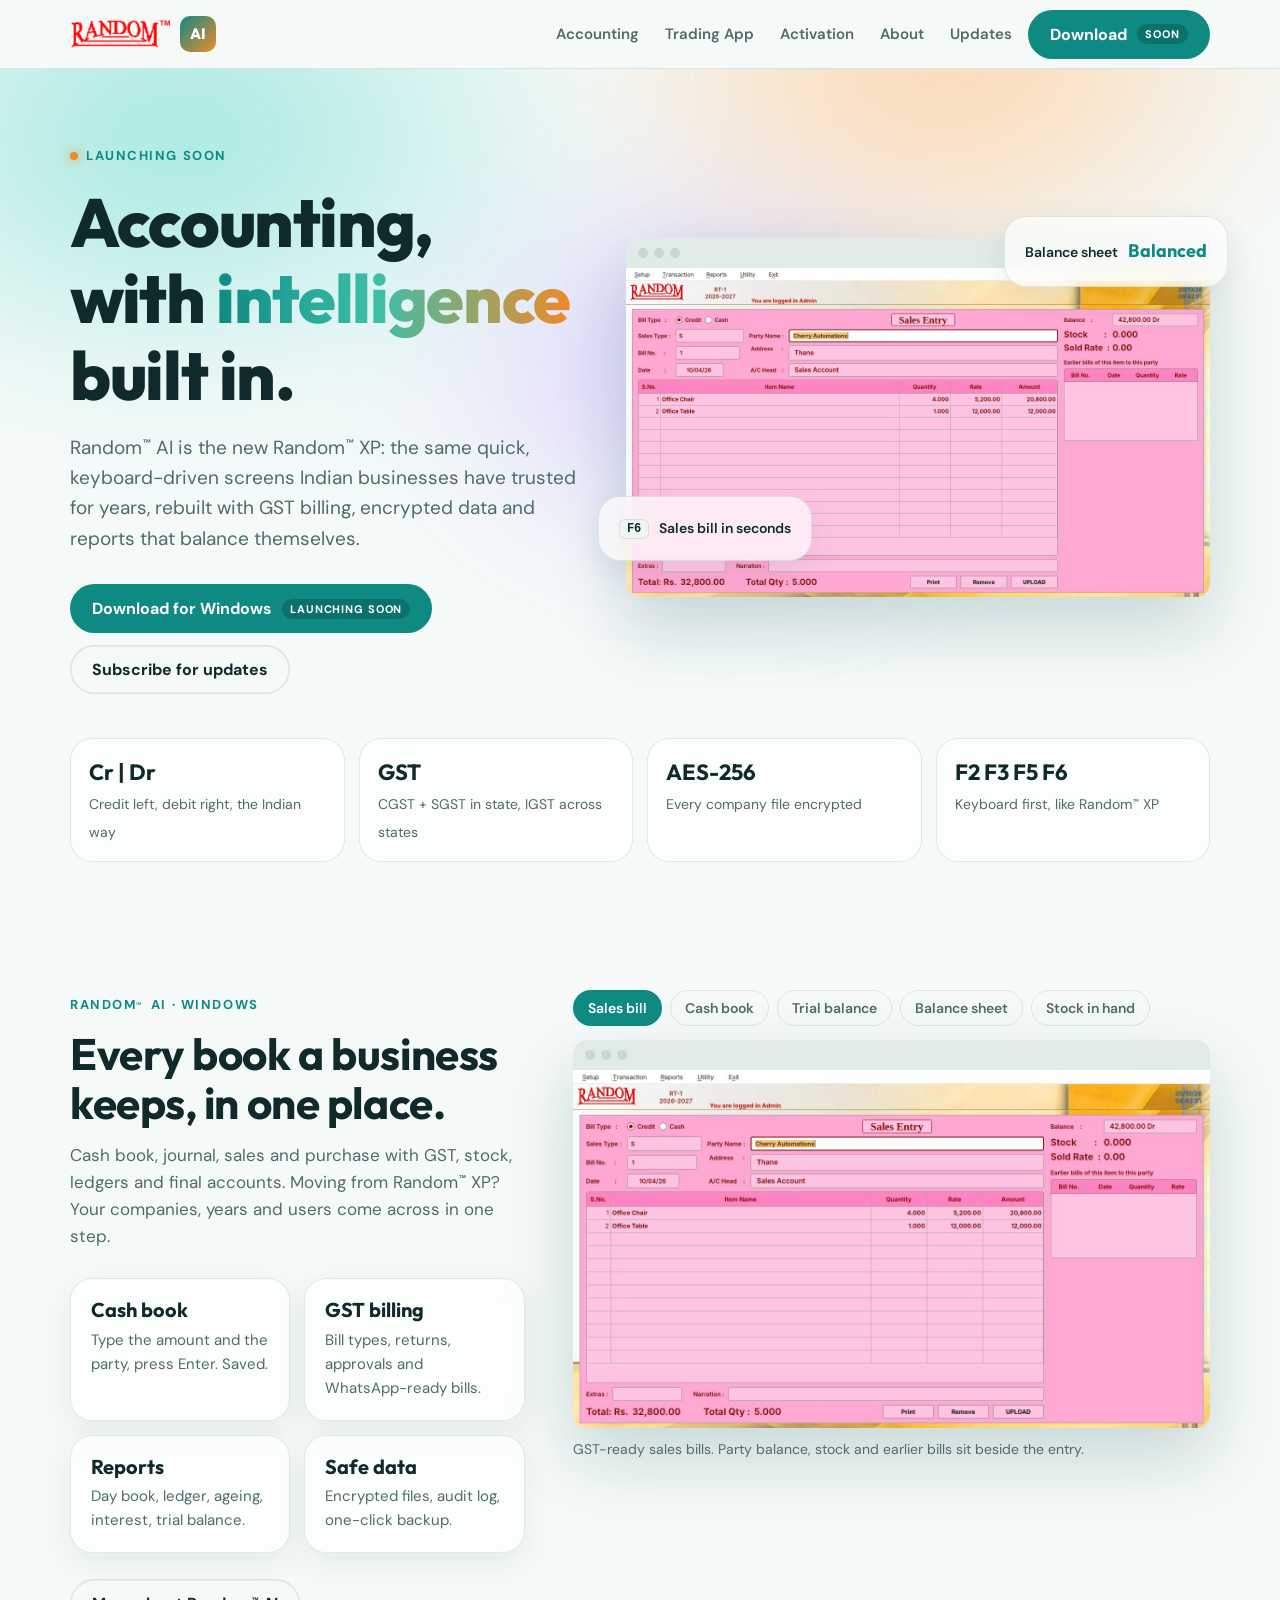
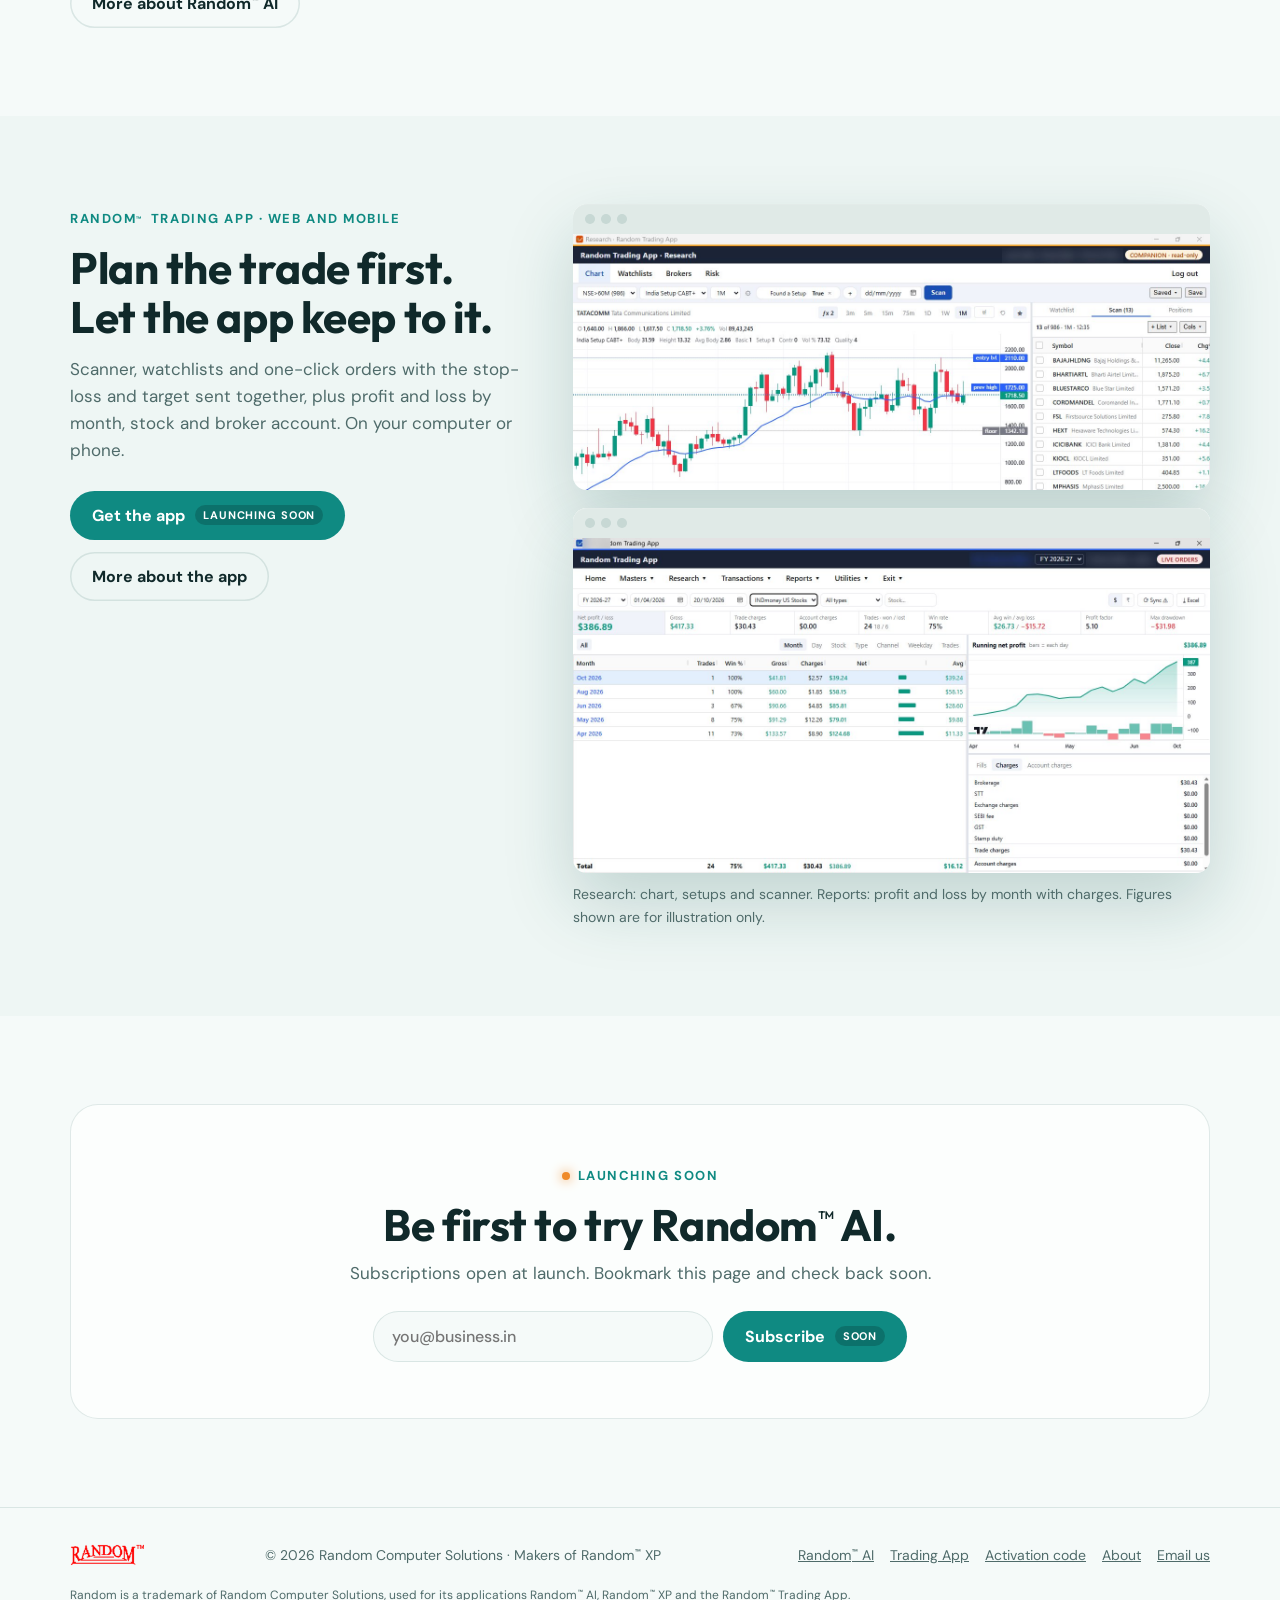
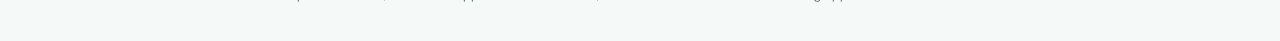
<file: index.html>
<!doctype html>
<html lang="en">
<head>
<meta charset="utf-8">
<meta name="viewport" content="width=device-width, initial-scale=1">
<meta name="color-scheme" content="only light">
<meta name="theme-color" content="#f5faf9">
<title>Random™ AI | Billing &amp; Accounting Software for Indian Businesses</title>
<meta name="description" content="Random™ AI: GST billing and accounting software for Indian businesses, from the makers of Random™ XP. Cash book, ledgers, stock and final accounts. Launching soon.">
<link rel="icon" type="image/png" href="assets/img/favicon.png">
<link rel="apple-touch-icon" href="assets/img/apple-touch-icon.png">
<link rel="preconnect" href="https://fonts.googleapis.com"><link rel="preconnect" href="https://fonts.gstatic.com" crossorigin>
<link href="https://fonts.googleapis.com/css2?family=Outfit:wght@400;500;600;700;800&family=DM+Sans:wght@400;500;700&display=swap" rel="stylesheet">
<link rel="stylesheet" href="assets/style.css">
<link rel="canonical" href="https://randomai.in/">
<meta property="og:type" content="website">
<meta property="og:site_name" content="Random™ AI">
<meta property="og:locale" content="en_IN">
<meta property="og:url" content="https://randomai.in/">
<meta property="og:title" content="Random™ AI | Billing &amp; Accounting Software for Indian Businesses">
<meta property="og:description" content="Random™ AI: GST billing and accounting software for Indian businesses, from the makers of Random™ XP. Cash book, ledgers, stock and final accounts. Launching soon.">
<meta property="og:image" content="https://randomai.in/assets/img/share.jpg">
<meta property="og:image:width" content="1200">
<meta property="og:image:height" content="630">
<meta property="og:image:alt" content="Random™ AI: accounting, with intelligence built in. randomai.in">
<meta name="twitter:card" content="summary_large_image">
<meta name="twitter:title" content="Random™ AI | Billing &amp; Accounting Software for Indian Businesses">
<meta name="twitter:description" content="Random™ AI: GST billing and accounting software for Indian businesses, from the makers of Random™ XP. Cash book, ledgers, stock and final accounts. Launching soon.">
<meta name="twitter:image" content="https://randomai.in/assets/img/share.jpg">
<script type="application/ld+json">{"@context": "https://schema.org", "@graph": [{"@type": "Organization", "@id": "https://randomai.in/#org", "name": "Random Computer Solutions", "alternateName": "Random™", "url": "https://randomai.in/", "logo": "https://randomai.in/assets/img/icon.png", "image": "https://randomai.in/assets/img/share.jpg", "foundingDate": "1996", "founder": {"@type": "Person", "name": "Shravan Bafna"}, "foundingLocation": {"@type": "Place", "name": "Chennai, Tamil Nadu, India"}, "address": {"@type": "PostalAddress", "addressLocality": "Chennai", "addressRegion": "Tamil Nadu", "addressCountry": "IN"}, "email": "sanvanbafna@gmail.com", "description": "Makers of Random™ XP and Random™ AI accounting software and the Random™ Trading App, serving Indian businesses since 1996."}, {"@type": "WebSite", "@id": "https://randomai.in/#site", "name": "Random™ AI", "url": "https://randomai.in/", "publisher": {"@id": "https://randomai.in/#org"}, "inLanguage": "en-IN"}, {"@type": "SoftwareApplication", "name": "Random™ AI", "url": "https://randomai.in/random-ai/", "applicationCategory": "BusinessApplication", "operatingSystem": "Windows", "description": "Billing and accounting software for Indian businesses with GST billing, cash book, ledgers, stock and final accounts. The new version of Random™ XP.", "image": "https://randomai.in/assets/img/share.jpg", "publisher": {"@id": "https://randomai.in/#org"}, "inLanguage": "en-IN"}]}</script>
</head>
<body>
<header class="nav"><div class="wrap">
  <a class="brand" href="./"><img class="logo" src="assets/img/random-logo-tm.png" width="480" height="144" alt="Random AI"><span class="chip">AI</span></a>
  <nav class="nav-links" aria-label="Main"><a href="random-ai/">Accounting</a><a href="trading/">Trading App</a><a href="activation/">Activation</a><a href="about/">About</a><a href="#subscribe">Updates</a></nav>
  <button class="btn btn-primary soon nav-cta" type="button">Download <small>Soon</small></button>
</div></header>
<main>
<section class="hero"><div class="aurora" aria-hidden="true"></div><div class="wrap">
  <div>
    <span class="eyebrow"><span class="dot"></span>Launching soon</span>
    <h1 style="margin-top:16px">Accounting, with <span class="ai">intelligence</span> built in.</h1>
    <p class="lead">Random<sup class="tm">&trade;</sup> AI is the new Random<sup class="tm">&trade;</sup> XP: the same quick, keyboard-driven screens Indian businesses have trusted for years, rebuilt with GST billing, encrypted data and reports that balance themselves.</p>
    <div class="actions">
      <button class="btn btn-primary soon" type="button">Download for Windows <small>Launching soon</small></button>
      <a class="btn btn-ghost" href="#subscribe">Subscribe for updates</a>
    </div>
  </div>
  <div class="hero-visual">
    <div class="window"><div class="bar"><i></i><i></i><i></i></div><img src="assets/img/screens/rai-sales.jpg" width="1366" height="768" alt="Random AI sales bill screen with two items and party balance"></div>
    <div class="float f2 card">Balance sheet <b style="color:var(--accent)">Balanced</b></div>
    <div class="float f1 card"><span class="kbd">F6</span> Sales bill in seconds</div>
  </div>
</div>
<div class="wrap facts-wrap"><div class="facts">
  <div class="fact"><b>Cr | Dr</b><span>Credit left, debit right, the Indian way</span></div>
  <div class="fact"><b>GST</b><span>CGST + SGST in state, IGST across states</span></div>
  <div class="fact"><b>AES-256</b><span>Every company file encrypted</span></div>
  <div class="fact"><b>F2 F3 F5 F6</b><span>Keyboard first, like Random<sup class="tm">&trade;</sup> XP</span></div>
</div></div></section>

<section id="accounting"><div class="wrap split">
  <div>
    <span class="eyebrow">Random<sup class="tm">&trade;</sup> AI &middot; Windows</span>
    <h2 style="margin-top:12px">Every book a business keeps, in one place.</h2>
    <p class="muted" style="margin-top:14px">Cash book, journal, sales and purchase with GST, stock, ledgers and final accounts. Moving from Random<sup class="tm">&trade;</sup> XP? Your companies, years and users come across in one step.</p>
    <div class="features">
      <div class="card"><h3>Cash book</h3><p>Type the amount and the party, press Enter. Saved.</p></div>
      <div class="card"><h3>GST billing</h3><p>Bill types, returns, approvals and WhatsApp-ready bills.</p></div>
      <div class="card"><h3>Reports</h3><p>Day book, ledger, ageing, interest, trial balance.</p></div>
      <div class="card"><h3>Safe data</h3><p>Encrypted files, audit log, one-click backup.</p></div>
    </div>
    <div class="actions" style="margin-top:26px"><a class="btn btn-ghost" href="random-ai/"><span>More about Random<sup class="tm">&trade;</sup> AI</span></a></div>
  </div>
  <div class="gallery" data-tabs><div class="tabs" aria-label="Screens"><button class="tab" type="button" aria-selected="true" data-src="assets/img/screens/rai-sales.jpg" data-cap="GST-ready sales bills. Party balance, stock and earlier bills sit beside the entry.">Sales bill</button><button class="tab" type="button" aria-selected="false" data-src="assets/img/screens/rai-cashbook.jpg" data-cap="Two-sided cash book: credit on the left, debit on the right, saved with Enter.">Cash book</button><button class="tab" type="button" aria-selected="false" data-src="assets/img/screens/rai-trial-balance.jpg" data-cap="Balances worked out from every voucher, so there is never a refresh step.">Trial balance</button><button class="tab" type="button" aria-selected="false" data-src="assets/img/screens/rai-balance-sheet.jpg" data-cap="Indian-layout final accounts: liabilities left, assets right.">Balance sheet</button><button class="tab" type="button" aria-selected="false" data-src="assets/img/screens/rai-stock.jpg" data-cap="Input, output, balance and value for every product, at any date.">Stock in hand</button></div><div class="window"><div class="bar"><i></i><i></i><i></i></div><img class="shot" src="assets/img/screens/rai-sales.jpg" width="1366" height="768" alt="Sales bill screen" loading="lazy"></div><p class="caption">GST-ready sales bills. Party balance, stock and earlier bills sit beside the entry.</p></div>
</div></section>

<section id="trading" style="background:var(--bg2)"><div class="wrap split">
  <div>
    <span class="eyebrow">Random<sup class="tm">&trade;</sup> Trading App &middot; Web and mobile</span>
    <h2 style="margin-top:12px">Plan the trade first. Let the app keep to it.</h2>
    <p class="muted" style="margin-top:14px">Scanner, watchlists and one-click orders with the stop-loss and target sent together, plus profit and loss by month, stock and broker account. On your computer or phone.</p>
    <div class="actions" style="margin-top:26px"><button class="btn btn-primary soon" type="button" data-msg="Launching soon. The app opens at launch.">Get the app <small>Launching soon</small></button><a class="btn btn-ghost" href="trading/">More about the app</a></div>
  </div>
  <div class="gallery">
    <div class="window"><div class="bar"><i></i><i></i><i></i></div><img src="assets/img/screens/rta-research.jpg" width="1366" height="548" alt="Random Trading App research screen with chart and scanner results" loading="lazy"></div>
    <div style="margin-top:18px"><div class="window"><div class="bar"><i></i><i></i><i></i></div><img src="assets/img/screens/rta-pnl.jpg" width="1366" height="720" alt="Random Trading App profit and loss report with running net profit chart" loading="lazy"></div></div>
    <p class="caption">Research: chart, setups and scanner. Reports: profit and loss by month with charges. Figures shown are for illustration only.</p>
  </div>
</div></section>

<section id="subscribe"><div class="wrap"><div class="cta">
  <span class="eyebrow"><span class="dot"></span>Launching soon</span>
  <h2 style="margin-top:12px">Be first to try Random<sup class="tm">&trade;</sup> AI.</h2>
  <p class="muted" style="margin-top:10px">Subscriptions open at launch. Bookmark this page and check back soon.</p>
  <form class="sub-form" id="sub"><input type="email" placeholder="you@business.in" aria-label="Email address"><button class="btn btn-primary" type="submit">Subscribe <small>Soon</small></button></form>
</div></div></section>
</main>
<footer><div class="wrap"><img class="logo-foot" src="assets/img/random-logo-tm.png" width="480" height="144" alt="Random" loading="lazy"><span>&copy; <span id="y">2026</span> Random Computer Solutions &middot; Makers of Random<sup class="tm">&trade;</sup> XP</span>
<span><a href="random-ai/">Random<sup class="tm">&trade;</sup> AI</a><a href="trading/">Trading App</a><a href="activation/">Activation code</a><a href="about/">About</a><a href="mailto:sanvanbafna@gmail.com">Email us</a></span>
<p class="tm-note">Random is a trademark of Random Computer Solutions, used for its applications Random<sup class="tm">&trade;</sup> AI, Random<sup class="tm">&trade;</sup> XP and the Random<sup class="tm">&trade;</sup> Trading App.</p></div></footer>
<div class="toast" id="toast" role="status" aria-live="polite"></div>
<script src="assets/site.js"></script>
<script src="assets/count.js" defer></script>
</body>
</html>
</file>
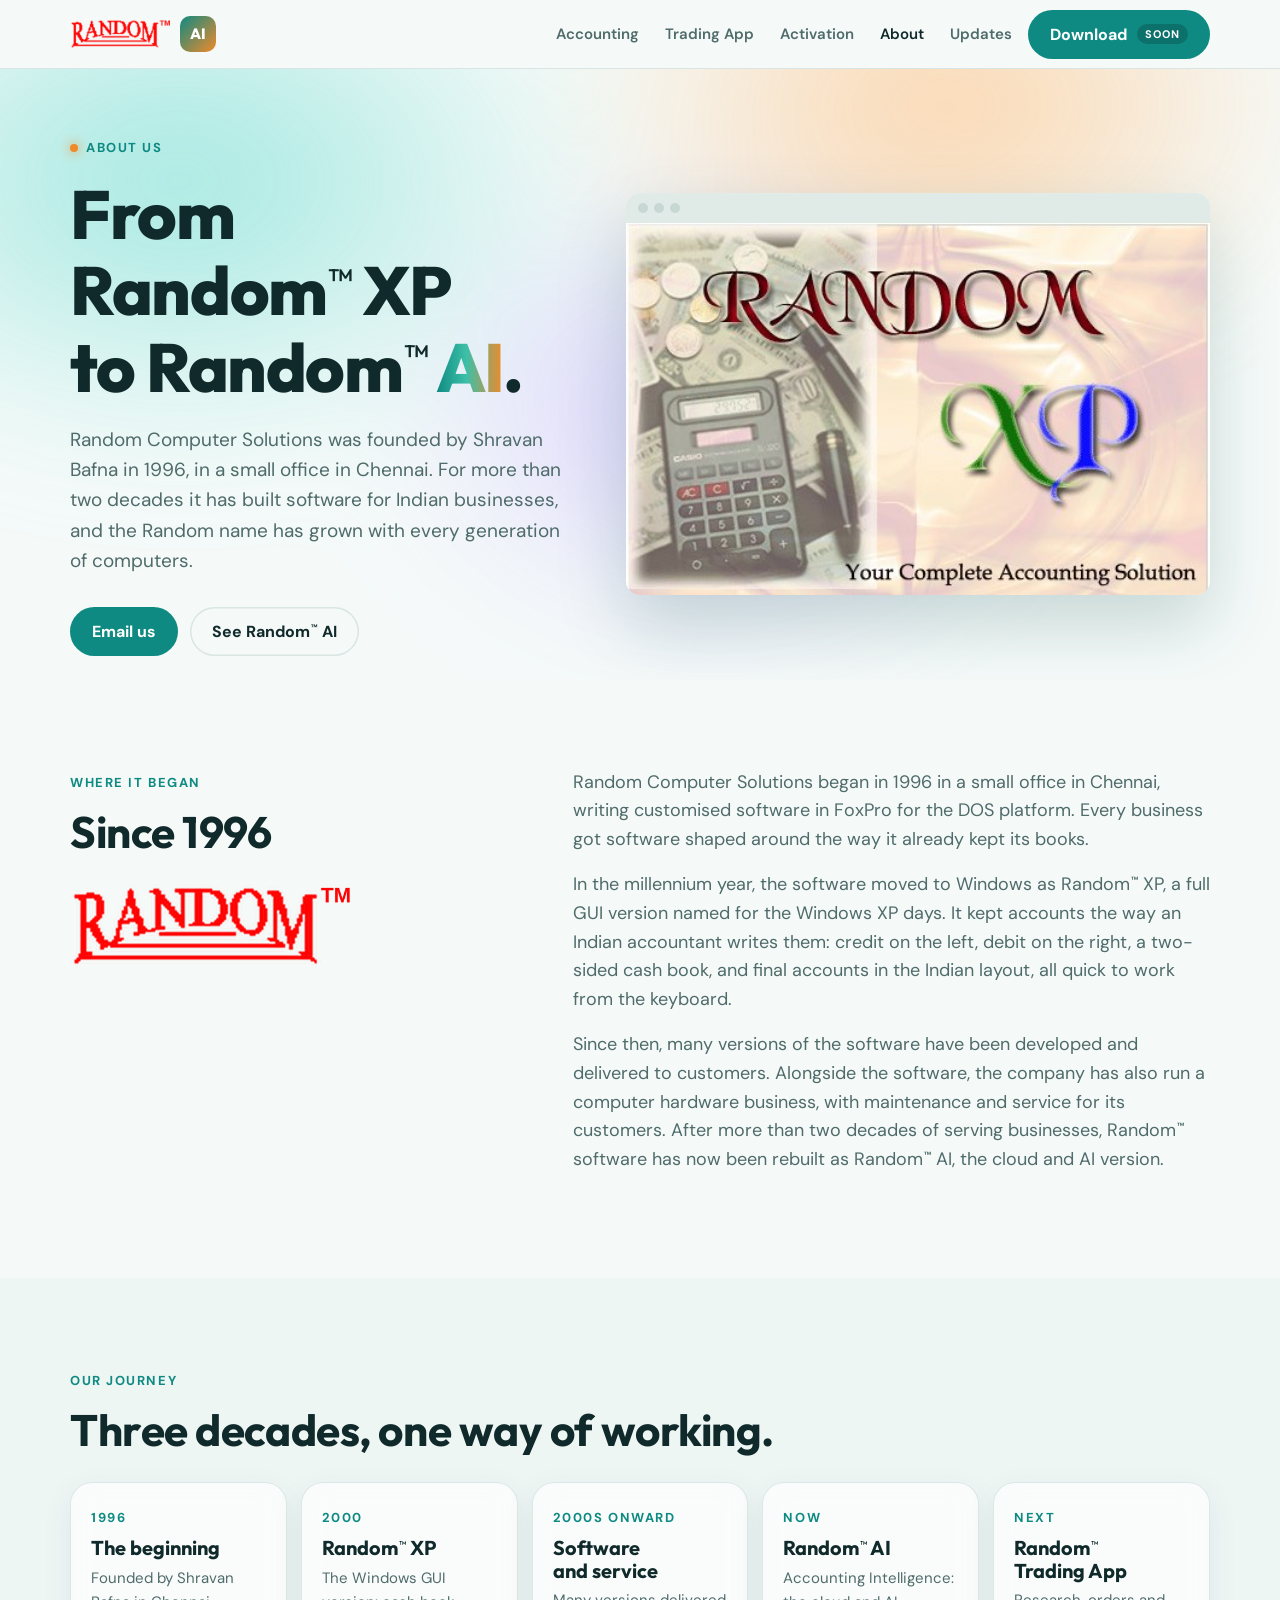
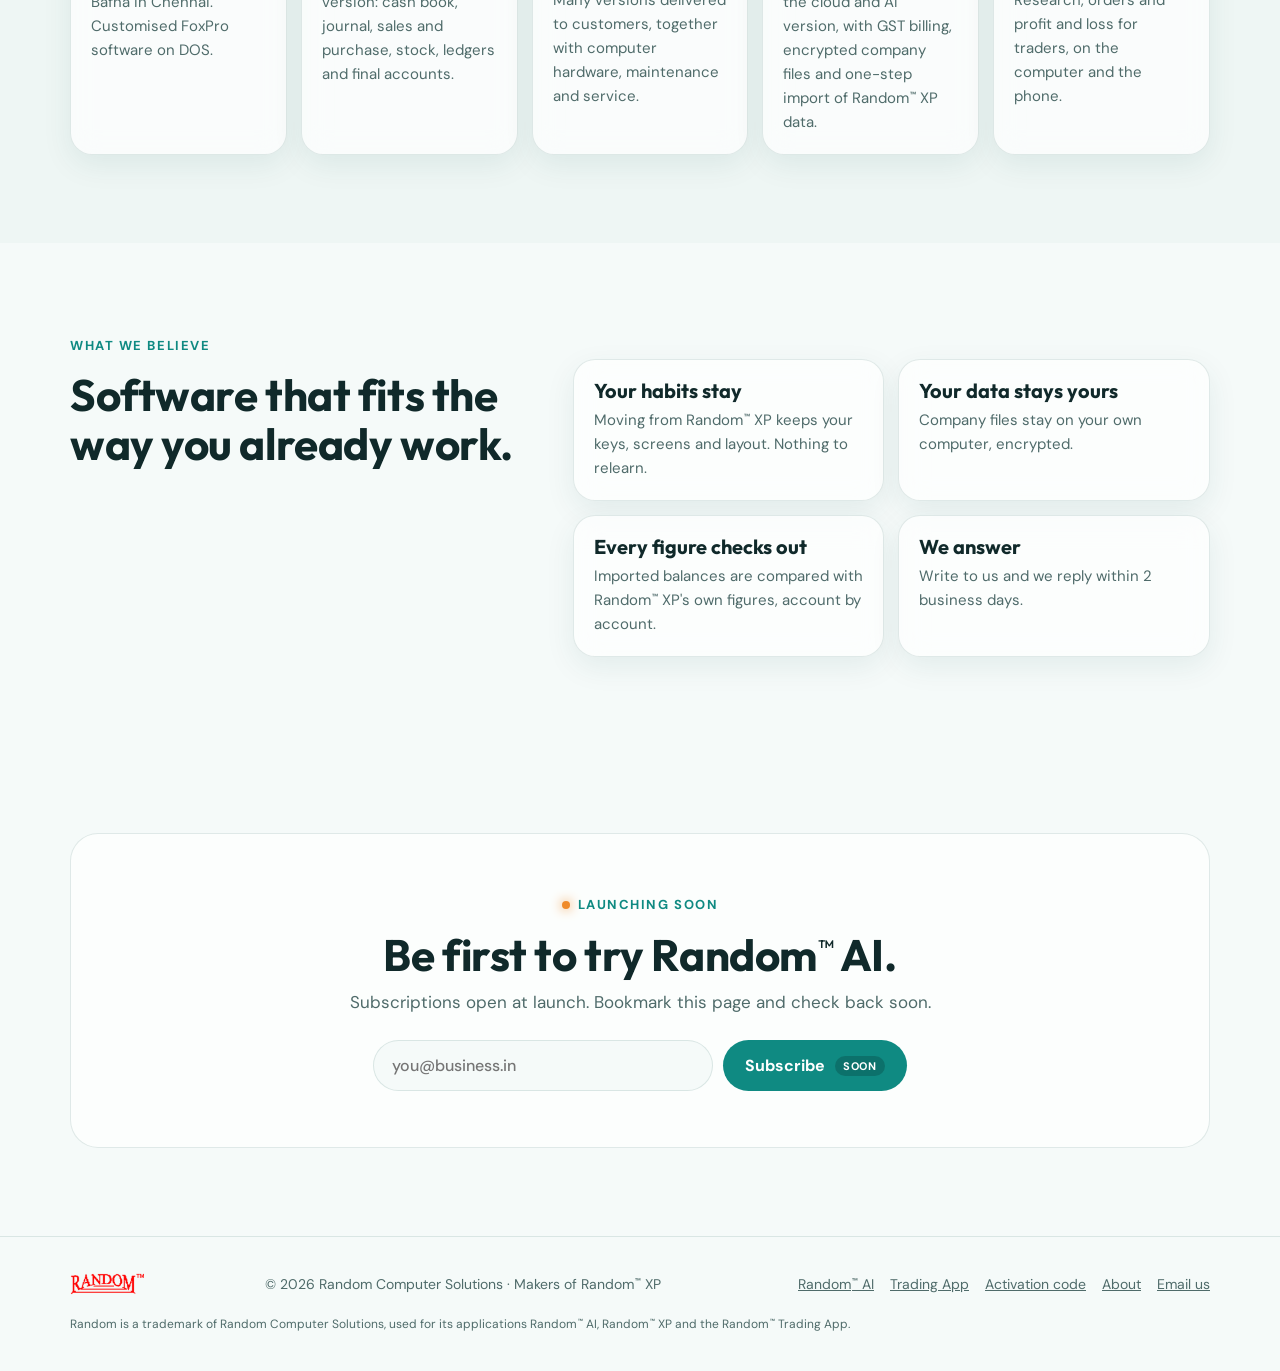
<file: about/index.html>
<!doctype html>
<html lang="en">
<head>
<meta charset="utf-8">
<meta name="viewport" content="width=device-width, initial-scale=1">
<meta name="color-scheme" content="only light">
<meta name="theme-color" content="#f5faf9">
<title>About Random Computer Solutions, Chennai since 1996 | Makers of Random™ XP</title>
<meta name="description" content="Random Computer Solutions was founded in Chennai in 1996 by Shravan Bafna. Makers of Random™ XP and Random™ AI accounting software and the Random™ Trading App.">
<link rel="icon" type="image/png" href="../assets/img/favicon.png">
<link rel="apple-touch-icon" href="../assets/img/apple-touch-icon.png">
<link rel="preconnect" href="https://fonts.googleapis.com"><link rel="preconnect" href="https://fonts.gstatic.com" crossorigin>
<link href="https://fonts.googleapis.com/css2?family=Outfit:wght@400;500;600;700;800&family=DM+Sans:wght@400;500;700&display=swap" rel="stylesheet">
<link rel="stylesheet" href="../assets/style.css">
<link rel="canonical" href="https://randomai.in/about/">
<meta property="og:type" content="website">
<meta property="og:site_name" content="Random™ AI">
<meta property="og:locale" content="en_IN">
<meta property="og:url" content="https://randomai.in/about/">
<meta property="og:title" content="About Random Computer Solutions, Chennai since 1996 | Makers of Random™ XP">
<meta property="og:description" content="Random Computer Solutions was founded in Chennai in 1996 by Shravan Bafna. Makers of Random™ XP and Random™ AI accounting software and the Random™ Trading App.">
<meta property="og:image" content="https://randomai.in/assets/img/share.jpg">
<meta property="og:image:width" content="1200">
<meta property="og:image:height" content="630">
<meta property="og:image:alt" content="Random™ AI: accounting, with intelligence built in. randomai.in">
<meta name="twitter:card" content="summary_large_image">
<meta name="twitter:title" content="About Random Computer Solutions, Chennai since 1996 | Makers of Random™ XP">
<meta name="twitter:description" content="Random Computer Solutions was founded in Chennai in 1996 by Shravan Bafna. Makers of Random™ XP and Random™ AI accounting software and the Random™ Trading App.">
<meta name="twitter:image" content="https://randomai.in/assets/img/share.jpg">
<script type="application/ld+json">{"@context": "https://schema.org", "@graph": [{"@type": "Organization", "@id": "https://randomai.in/#org", "name": "Random Computer Solutions", "alternateName": "Random™", "url": "https://randomai.in/", "logo": "https://randomai.in/assets/img/icon.png", "image": "https://randomai.in/assets/img/share.jpg", "foundingDate": "1996", "founder": {"@type": "Person", "name": "Shravan Bafna"}, "foundingLocation": {"@type": "Place", "name": "Chennai, Tamil Nadu, India"}, "address": {"@type": "PostalAddress", "addressLocality": "Chennai", "addressRegion": "Tamil Nadu", "addressCountry": "IN"}, "email": "sanvanbafna@gmail.com", "description": "Makers of Random™ XP and Random™ AI accounting software and the Random™ Trading App, serving Indian businesses since 1996."}, {"@type": "AboutPage", "name": "About Random Computer Solutions", "url": "https://randomai.in/about/", "about": {"@id": "https://randomai.in/#org"}}]}</script>
</head>
<body>
<header class="nav"><div class="wrap">
  <a class="brand" href="../"><img class="logo" src="../assets/img/random-logo-tm.png" width="480" height="144" alt="Random AI"><span class="chip">AI</span></a>
  <nav class="nav-links" aria-label="Main"><a href="../random-ai/">Accounting</a><a href="../trading/">Trading App</a><a href="../activation/">Activation</a><a href="../about/" aria-current="page">About</a><a href="#subscribe">Updates</a></nav>
  <button class="btn btn-primary soon nav-cta" type="button">Download <small>Soon</small></button>
</div></header>
<main>
<section class="hero page-hero"><div class="aurora" aria-hidden="true"></div><div class="wrap">
  <div>
    <span class="eyebrow"><span class="dot"></span>About us</span>
    <h1 style="margin-top:16px">From Random<sup class="tm">&trade;</sup> XP to Random<sup class="tm">&trade;</sup> <span class="ai">AI</span>.</h1>
    <p class="lead">Random Computer Solutions was founded by Shravan Bafna in 1996, in a small office in Chennai. For more than two decades it has built software for Indian businesses, and the Random name has grown with every generation of computers.</p>
    <div class="actions"><a class="btn btn-primary" href="mailto:sanvanbafna@gmail.com">Email us</a><a class="btn btn-ghost" href="../random-ai/"><span>See Random<sup class="tm">&trade;</sup> AI</span></a></div>
  </div>
  <div class="hero-visual"><div class="window"><div class="bar"><i></i><i></i><i></i></div><img src="../assets/img/randomxp-splash.jpg" width="720" height="458" alt="The original Random XP splash screen"></div></div>
</div></section>

<section><div class="wrap split">
  <div>
    <span class="eyebrow">Where it began</span>
    <h2 style="margin-top:12px">Since 1996</h2>
    <img class="logo-big" src="../assets/img/random-logo-tm.png" width="480" height="144" alt="The Random trademark logo" loading="lazy">
  </div>
  <div class="story">
    <p>Random Computer Solutions began in 1996 in a small office in Chennai, writing customised software in FoxPro for the DOS platform. Every business got software shaped around the way it already kept its books.</p>
    <p>In the millennium year, the software moved to Windows as Random<sup class="tm">&trade;</sup> XP, a full GUI version named for the Windows XP days. It kept accounts the way an Indian accountant writes them: credit on the left, debit on the right, a two-sided cash book, and final accounts in the Indian layout, all quick to work from the keyboard.</p>
    <p>Since then, many versions of the software have been developed and delivered to customers. Alongside the software, the company has also run a computer hardware business, with maintenance and service for its customers. After more than two decades of serving businesses, Random<sup class="tm">&trade;</sup> software has now been rebuilt as Random<sup class="tm">&trade;</sup> AI, the cloud and AI version.</p>
  </div>
</div></section>

<section style="background:var(--bg2)"><div class="wrap">
  <span class="eyebrow">Our journey</span>
  <h2 style="margin-top:12px">Three decades, one way of working.</h2>
  <div class="timeline">
    <div class="card"><span class="eyebrow">1996</span><h3>The beginning</h3><p>Founded by Shravan Bafna in Chennai. Customised FoxPro software on DOS.</p></div>
    <div class="card"><span class="eyebrow">2000</span><h3>Random<sup class="tm">&trade;</sup> XP</h3><p>The Windows GUI version: cash book, journal, sales and purchase, stock, ledgers and final accounts.</p></div>
    <div class="card"><span class="eyebrow">2000s onward</span><h3>Software and service</h3><p>Many versions delivered to customers, together with computer hardware, maintenance and service.</p></div>
    <div class="card"><span class="eyebrow">Now</span><h3>Random<sup class="tm">&trade;</sup> AI</h3><p>Accounting Intelligence: the cloud and AI version, with GST billing, encrypted company files and one-step import of Random<sup class="tm">&trade;</sup> XP data.</p></div>
    <div class="card"><span class="eyebrow">Next</span><h3>Random<sup class="tm">&trade;</sup> Trading App</h3><p>Research, orders and profit and loss for traders, on the computer and the phone.</p></div>
  </div>
</div></section>

<section><div class="wrap split">
  <div>
    <span class="eyebrow">What we believe</span>
    <h2 style="margin-top:12px">Software that fits the way you already work.</h2>
  </div>
  <div class="features">
    <div class="card"><h3>Your habits stay</h3><p>Moving from Random<sup class="tm">&trade;</sup> XP keeps your keys, screens and layout. Nothing to relearn.</p></div>
    <div class="card"><h3>Your data stays yours</h3><p>Company files stay on your own computer, encrypted.</p></div>
    <div class="card"><h3>Every figure checks out</h3><p>Imported balances are compared with Random<sup class="tm">&trade;</sup> XP's own figures, account by account.</p></div>
    <div class="card"><h3>We answer</h3><p>Write to us and we reply within 2 business days.</p></div>
  </div>
</div></section>

<section id="subscribe"><div class="wrap"><div class="cta">
  <span class="eyebrow"><span class="dot"></span>Launching soon</span>
  <h2 style="margin-top:12px">Be first to try Random<sup class="tm">&trade;</sup> AI.</h2>
  <p class="muted" style="margin-top:10px">Subscriptions open at launch. Bookmark this page and check back soon.</p>
  <form class="sub-form" id="sub"><input type="email" placeholder="you@business.in" aria-label="Email address"><button class="btn btn-primary" type="submit">Subscribe <small>Soon</small></button></form>
</div></div></section>
</main>
<footer><div class="wrap"><img class="logo-foot" src="../assets/img/random-logo-tm.png" width="480" height="144" alt="Random" loading="lazy"><span>&copy; <span id="y">2026</span> Random Computer Solutions &middot; Makers of Random<sup class="tm">&trade;</sup> XP</span>
<span><a href="../random-ai/">Random<sup class="tm">&trade;</sup> AI</a><a href="../trading/">Trading App</a><a href="../activation/">Activation code</a><a href="../about/">About</a><a href="mailto:sanvanbafna@gmail.com">Email us</a></span>
<p class="tm-note">Random is a trademark of Random Computer Solutions, used for its applications Random<sup class="tm">&trade;</sup> AI, Random<sup class="tm">&trade;</sup> XP and the Random<sup class="tm">&trade;</sup> Trading App.</p></div></footer>
<div class="toast" id="toast" role="status" aria-live="polite"></div>
<script src="../assets/site.js"></script>
<script src="../assets/count.js" defer></script>
</body>
</html>
</file>
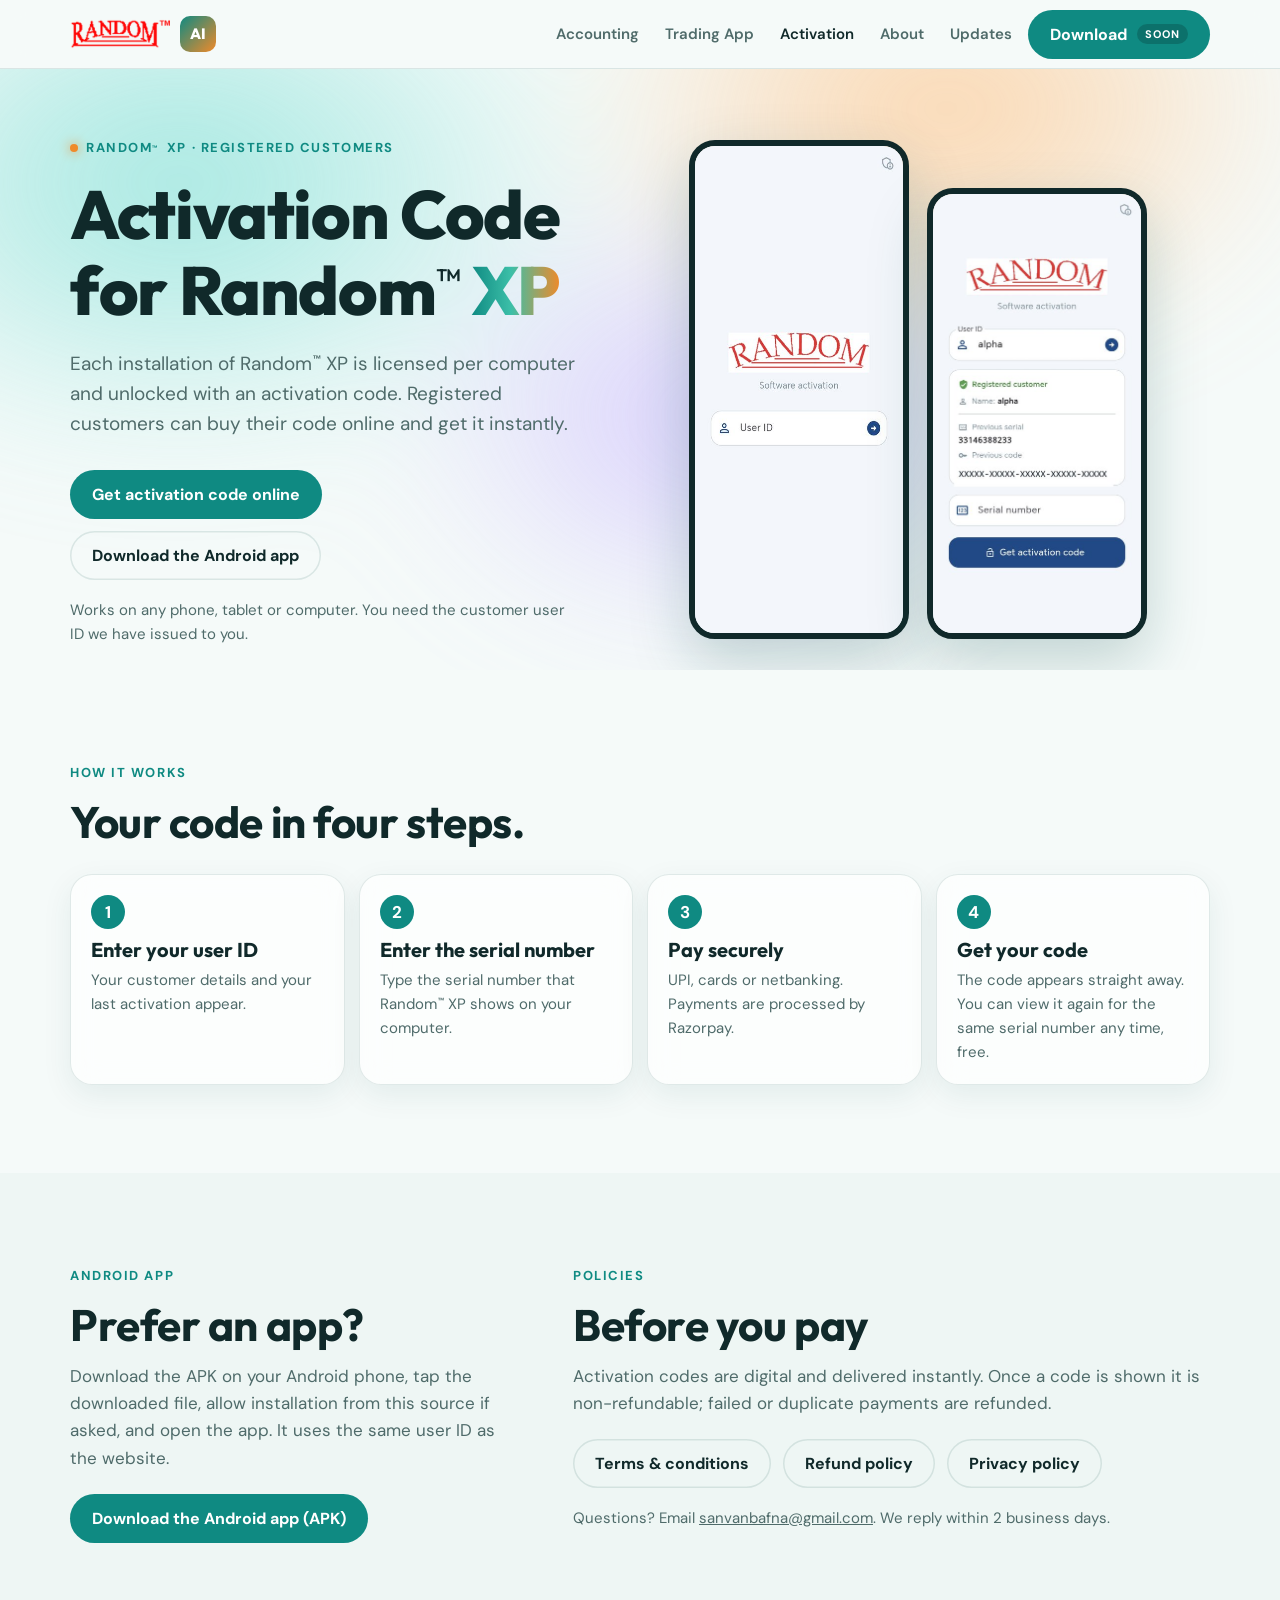
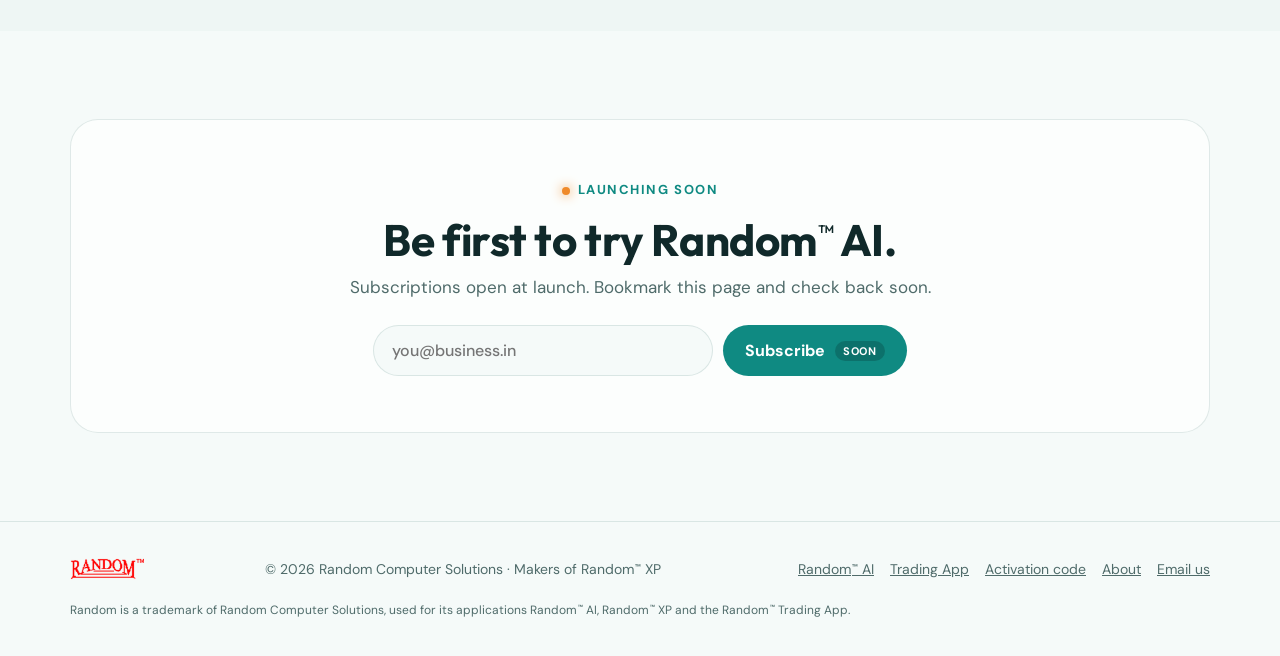
<file: activation/index.html>
<!doctype html>
<html lang="en">
<head>
<meta charset="utf-8">
<meta name="viewport" content="width=device-width, initial-scale=1">
<meta name="color-scheme" content="only light">
<meta name="theme-color" content="#f5faf9">
<title>Random™ XP Activation Code | Random Computer Solutions</title>
<meta name="description" content="Registered Random™ XP customers: buy your Random™ XP activation code online and get it instantly, or use the Android app.">
<link rel="icon" type="image/png" href="../assets/img/favicon.png">
<link rel="apple-touch-icon" href="../assets/img/apple-touch-icon.png">
<link rel="preconnect" href="https://fonts.googleapis.com"><link rel="preconnect" href="https://fonts.gstatic.com" crossorigin>
<link href="https://fonts.googleapis.com/css2?family=Outfit:wght@400;500;600;700;800&family=DM+Sans:wght@400;500;700&display=swap" rel="stylesheet">
<link rel="stylesheet" href="../assets/style.css">
<link rel="canonical" href="https://randomai.in/activation/">
<meta property="og:type" content="website">
<meta property="og:site_name" content="Random™ AI">
<meta property="og:locale" content="en_IN">
<meta property="og:url" content="https://randomai.in/activation/">
<meta property="og:title" content="Random™ XP Activation Code | Random Computer Solutions">
<meta property="og:description" content="Registered Random™ XP customers: buy your Random™ XP activation code online and get it instantly, or use the Android app.">
<meta property="og:image" content="https://randomai.in/assets/img/share.jpg">
<meta property="og:image:width" content="1200">
<meta property="og:image:height" content="630">
<meta property="og:image:alt" content="Random™ AI: accounting, with intelligence built in. randomai.in">
<meta name="twitter:card" content="summary_large_image">
<meta name="twitter:title" content="Random™ XP Activation Code | Random Computer Solutions">
<meta name="twitter:description" content="Registered Random™ XP customers: buy your Random™ XP activation code online and get it instantly, or use the Android app.">
<meta name="twitter:image" content="https://randomai.in/assets/img/share.jpg">
<script type="application/ld+json">{"@context": "https://schema.org", "@graph": [{"@type": "Organization", "@id": "https://randomai.in/#org", "name": "Random Computer Solutions", "alternateName": "Random™", "url": "https://randomai.in/", "logo": "https://randomai.in/assets/img/icon.png", "image": "https://randomai.in/assets/img/share.jpg", "foundingDate": "1996", "founder": {"@type": "Person", "name": "Shravan Bafna"}, "foundingLocation": {"@type": "Place", "name": "Chennai, Tamil Nadu, India"}, "address": {"@type": "PostalAddress", "addressLocality": "Chennai", "addressRegion": "Tamil Nadu", "addressCountry": "IN"}, "email": "sanvanbafna@gmail.com", "description": "Makers of Random™ XP and Random™ AI accounting software and the Random™ Trading App, serving Indian businesses since 1996."}, {"@type": "SoftwareApplication", "name": "Random™ XP", "url": "https://randomai.in/activation/", "applicationCategory": "BusinessApplication", "operatingSystem": "Windows", "description": "The Windows accounting software from Random Computer Solutions, used by Indian businesses since 2000.", "image": "https://randomai.in/assets/img/share.jpg", "publisher": {"@id": "https://randomai.in/#org"}, "inLanguage": "en-IN"}]}</script>
</head>
<body>
<header class="nav"><div class="wrap">
  <a class="brand" href="../"><img class="logo" src="../assets/img/random-logo-tm.png" width="480" height="144" alt="Random AI"><span class="chip">AI</span></a>
  <nav class="nav-links" aria-label="Main"><a href="../random-ai/">Accounting</a><a href="../trading/">Trading App</a><a href="../activation/" aria-current="page">Activation</a><a href="../about/">About</a><a href="#subscribe">Updates</a></nav>
  <button class="btn btn-primary soon nav-cta" type="button">Download <small>Soon</small></button>
</div></header>
<main>
<section class="hero page-hero"><div class="aurora" aria-hidden="true"></div><div class="wrap">
  <div>
    <span class="eyebrow"><span class="dot"></span>Random<sup class="tm">&trade;</sup> XP &middot; Registered customers</span>
    <h1 style="margin-top:16px">Activation Code for Random<sup class="tm">&trade;</sup> <span class="ai">XP</span></h1>
    <p class="lead">Each installation of Random<sup class="tm">&trade;</sup> XP is licensed per computer and unlocked with an activation code. Registered customers can buy their code online and get it instantly.</p>
    <div class="actions">
      <a class="btn btn-primary" href="activate.html">Get activation code online</a>
      <a class="btn btn-ghost" href="https://github.com/randomcomputersolutions/randomcomputersolutions.github.io/releases/latest/download/RandomXP-Activation.apk">Download the Android app</a>
    </div>
    <p class="note">Works on any phone, tablet or computer. You need the customer user ID we have issued to you.</p>
  </div>
  <div class="hero-visual phones">
    <img src="../assets/img/screens/xp-activation-1.jpg" width="420" height="887" alt="Random XP Activation app: enter your user ID">
    <img src="../assets/img/screens/xp-activation-2.jpg" width="420" height="887" alt="Random XP Activation app: registered customer details and Get activation code button">
  </div>
</div></section>

<section><div class="wrap">
  <span class="eyebrow">How it works</span>
  <h2 style="margin-top:12px">Your code in four steps.</h2>
  <div class="steps">
    <div class="card"><span class="step-no">1</span><h3>Enter your user ID</h3><p>Your customer details and your last activation appear.</p></div>
    <div class="card"><span class="step-no">2</span><h3>Enter the serial number</h3><p>Type the serial number that Random<sup class="tm">&trade;</sup> XP shows on your computer.</p></div>
    <div class="card"><span class="step-no">3</span><h3>Pay securely</h3><p>UPI, cards or netbanking. Payments are processed by Razorpay.</p></div>
    <div class="card"><span class="step-no">4</span><h3>Get your code</h3><p>The code appears straight away. You can view it again for the same serial number any time, free.</p></div>
  </div>
</div></section>

<section style="background:var(--bg2)"><div class="wrap split">
  <div>
    <span class="eyebrow">Android app</span>
    <h2 style="margin-top:12px">Prefer an app?</h2>
    <p class="muted" style="margin-top:14px">Download the APK on your Android phone, tap the downloaded file, allow installation from this source if asked, and open the app. It uses the same user ID as the website.</p>
    <div class="actions" style="margin-top:22px"><a class="btn btn-primary" href="https://github.com/randomcomputersolutions/randomcomputersolutions.github.io/releases/latest/download/RandomXP-Activation.apk">Download the Android app (APK)</a></div>
  </div>
  <div>
    <span class="eyebrow">Policies</span>
    <h2 style="margin-top:12px">Before you pay</h2>
    <p class="muted" style="margin-top:14px">Activation codes are digital and delivered instantly. Once a code is shown it is non-refundable; failed or duplicate payments are refunded.</p>
    <div class="actions" style="margin-top:22px">
      <a class="btn btn-ghost" href="terms.html">Terms &amp; conditions</a>
      <a class="btn btn-ghost" href="refunds.html">Refund policy</a>
      <a class="btn btn-ghost" href="privacy.html">Privacy policy</a>
    </div>
    <p class="note">Questions? Email <a href="mailto:sanvanbafna@gmail.com">sanvanbafna@gmail.com</a>. We reply within 2 business days.</p>
  </div>
</div></section>

<section id="subscribe"><div class="wrap"><div class="cta">
  <span class="eyebrow"><span class="dot"></span>Launching soon</span>
  <h2 style="margin-top:12px">Be first to try Random<sup class="tm">&trade;</sup> AI.</h2>
  <p class="muted" style="margin-top:10px">Subscriptions open at launch. Bookmark this page and check back soon.</p>
  <form class="sub-form" id="sub"><input type="email" placeholder="you@business.in" aria-label="Email address"><button class="btn btn-primary" type="submit">Subscribe <small>Soon</small></button></form>
</div></div></section>
</main>
<footer><div class="wrap"><img class="logo-foot" src="../assets/img/random-logo-tm.png" width="480" height="144" alt="Random" loading="lazy"><span>&copy; <span id="y">2026</span> Random Computer Solutions &middot; Makers of Random<sup class="tm">&trade;</sup> XP</span>
<span><a href="../random-ai/">Random<sup class="tm">&trade;</sup> AI</a><a href="../trading/">Trading App</a><a href="../activation/">Activation code</a><a href="../about/">About</a><a href="mailto:sanvanbafna@gmail.com">Email us</a></span>
<p class="tm-note">Random is a trademark of Random Computer Solutions, used for its applications Random<sup class="tm">&trade;</sup> AI, Random<sup class="tm">&trade;</sup> XP and the Random<sup class="tm">&trade;</sup> Trading App.</p></div></footer>
<div class="toast" id="toast" role="status" aria-live="polite"></div>
<script src="../assets/site.js"></script>
<script src="../assets/count.js" defer></script>
</body>
</html>
</file>
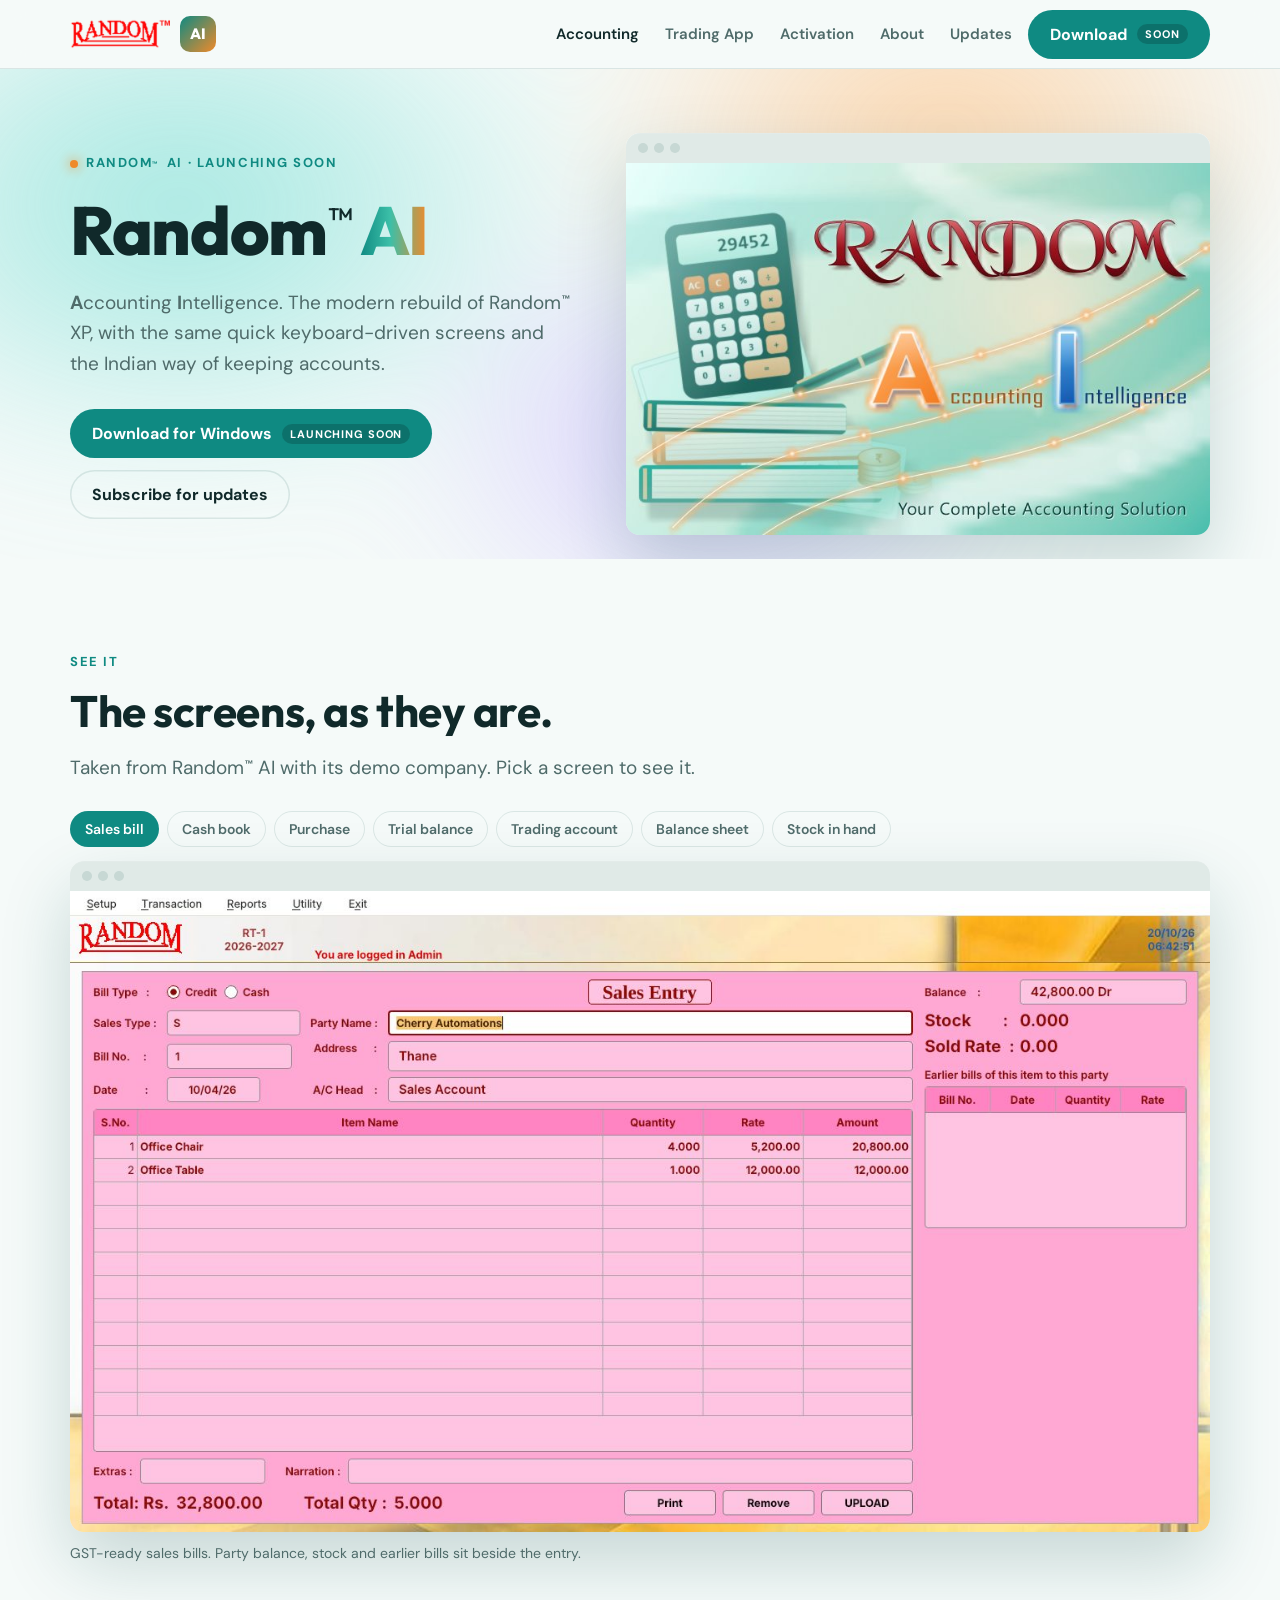
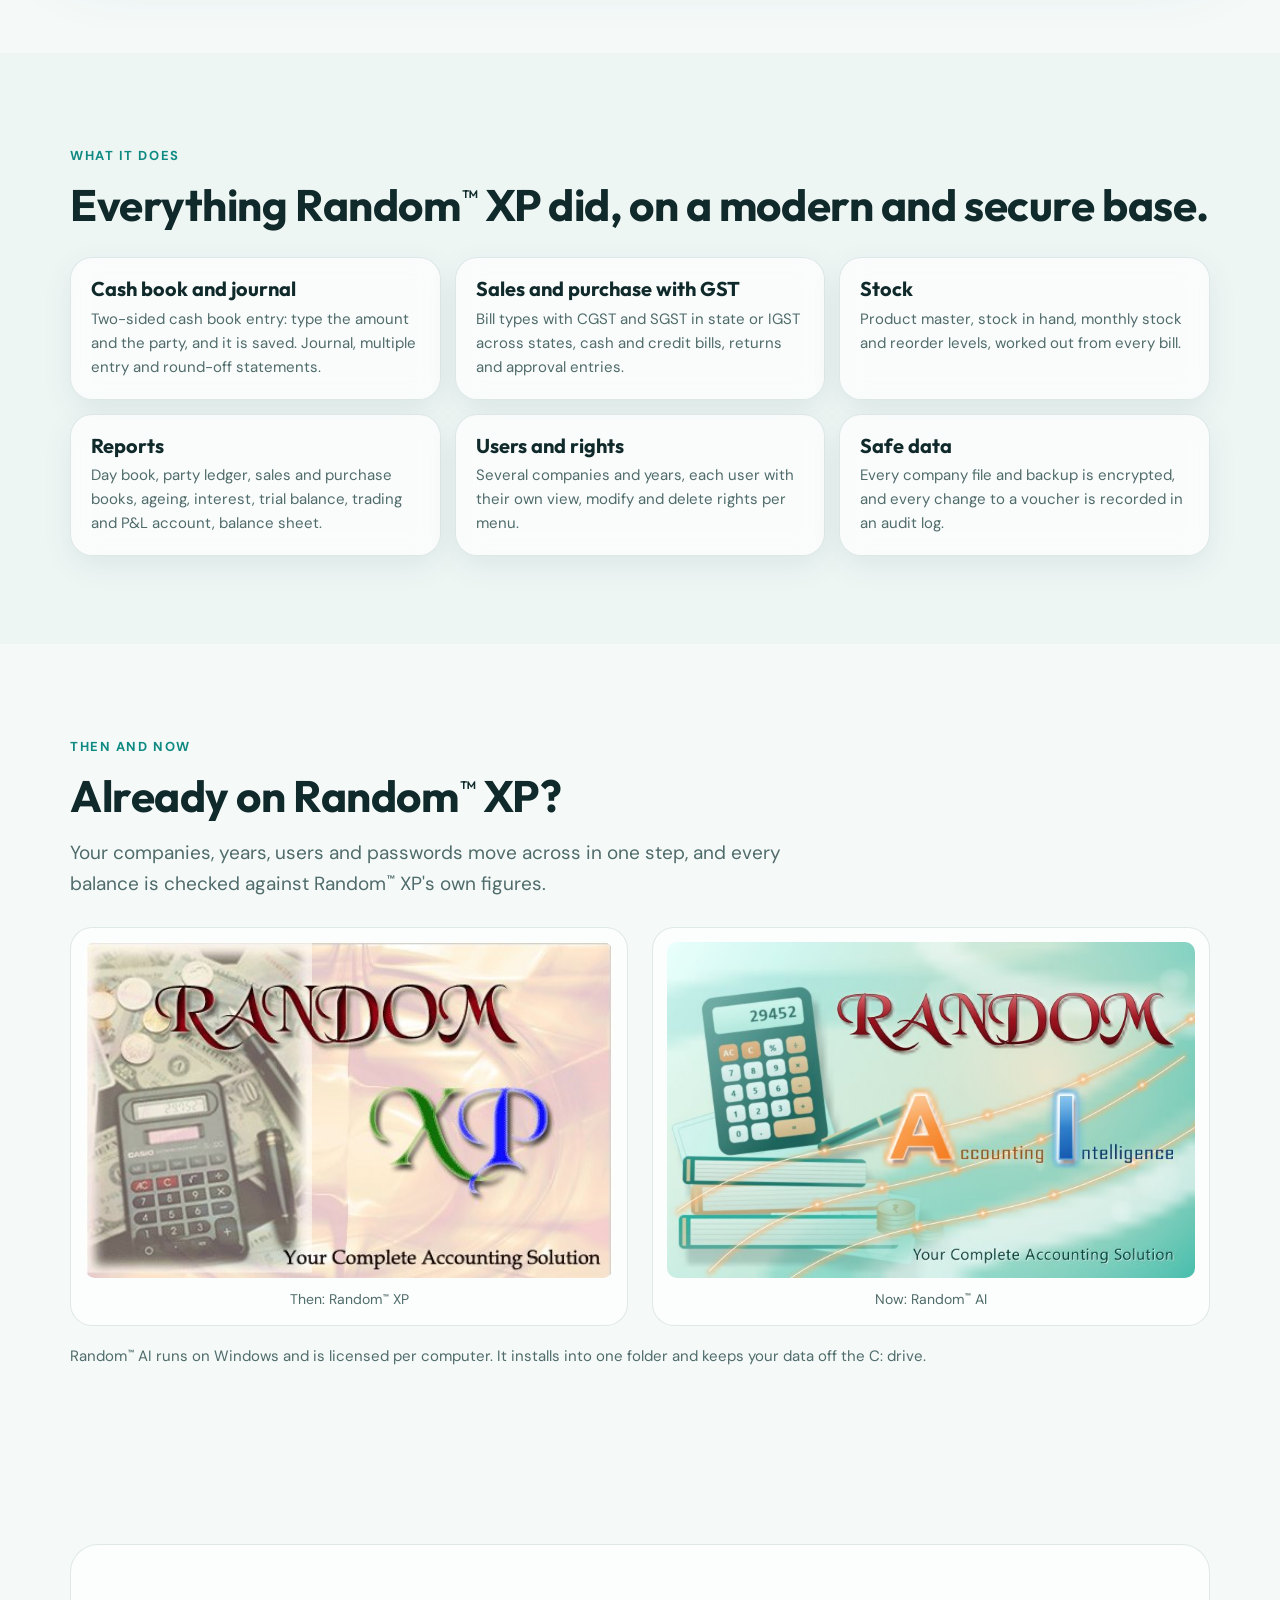
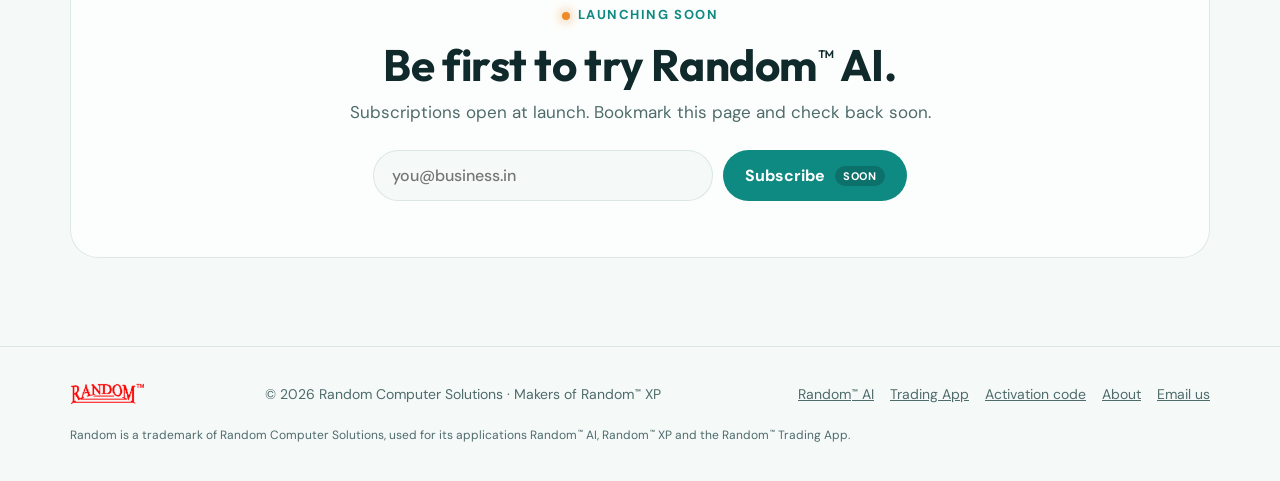
<file: random-ai/index.html>
<!doctype html>
<html lang="en">
<head>
<meta charset="utf-8">
<meta name="viewport" content="width=device-width, initial-scale=1">
<meta name="color-scheme" content="only light">
<meta name="theme-color" content="#f5faf9">
<title>Random™ AI GST Billing &amp; Accounting Software | Random Computer Solutions</title>
<meta name="description" content="Random™ AI is the new Random™ XP: GST billing and accounting software with cash book, journal, ledgers, stock and final accounts in the Indian layout. Launching soon.">
<link rel="icon" type="image/png" href="../assets/img/favicon.png">
<link rel="apple-touch-icon" href="../assets/img/apple-touch-icon.png">
<link rel="preconnect" href="https://fonts.googleapis.com"><link rel="preconnect" href="https://fonts.gstatic.com" crossorigin>
<link href="https://fonts.googleapis.com/css2?family=Outfit:wght@400;500;600;700;800&family=DM+Sans:wght@400;500;700&display=swap" rel="stylesheet">
<link rel="stylesheet" href="../assets/style.css">
<link rel="canonical" href="https://randomai.in/random-ai/">
<meta property="og:type" content="website">
<meta property="og:site_name" content="Random™ AI">
<meta property="og:locale" content="en_IN">
<meta property="og:url" content="https://randomai.in/random-ai/">
<meta property="og:title" content="Random™ AI GST Billing &amp; Accounting Software | Random Computer Solutions">
<meta property="og:description" content="Random™ AI is the new Random™ XP: GST billing and accounting software with cash book, journal, ledgers, stock and final accounts in the Indian layout. Launching soon.">
<meta property="og:image" content="https://randomai.in/assets/img/share.jpg">
<meta property="og:image:width" content="1200">
<meta property="og:image:height" content="630">
<meta property="og:image:alt" content="Random™ AI: accounting, with intelligence built in. randomai.in">
<meta name="twitter:card" content="summary_large_image">
<meta name="twitter:title" content="Random™ AI GST Billing &amp; Accounting Software | Random Computer Solutions">
<meta name="twitter:description" content="Random™ AI is the new Random™ XP: GST billing and accounting software with cash book, journal, ledgers, stock and final accounts in the Indian layout. Launching soon.">
<meta name="twitter:image" content="https://randomai.in/assets/img/share.jpg">
<script type="application/ld+json">{"@context": "https://schema.org", "@graph": [{"@type": "Organization", "@id": "https://randomai.in/#org", "name": "Random Computer Solutions", "alternateName": "Random™", "url": "https://randomai.in/", "logo": "https://randomai.in/assets/img/icon.png", "image": "https://randomai.in/assets/img/share.jpg", "foundingDate": "1996", "founder": {"@type": "Person", "name": "Shravan Bafna"}, "foundingLocation": {"@type": "Place", "name": "Chennai, Tamil Nadu, India"}, "address": {"@type": "PostalAddress", "addressLocality": "Chennai", "addressRegion": "Tamil Nadu", "addressCountry": "IN"}, "email": "sanvanbafna@gmail.com", "description": "Makers of Random™ XP and Random™ AI accounting software and the Random™ Trading App, serving Indian businesses since 1996."}, {"@type": "SoftwareApplication", "name": "Random™ AI", "url": "https://randomai.in/random-ai/", "applicationCategory": "BusinessApplication", "operatingSystem": "Windows", "description": "Billing and accounting software for Indian businesses with GST billing, cash book, ledgers, stock and final accounts. The new version of Random™ XP.", "image": "https://randomai.in/assets/img/share.jpg", "publisher": {"@id": "https://randomai.in/#org"}, "inLanguage": "en-IN"}]}</script>
</head>
<body>
<header class="nav"><div class="wrap">
  <a class="brand" href="../"><img class="logo" src="../assets/img/random-logo-tm.png" width="480" height="144" alt="Random AI"><span class="chip">AI</span></a>
  <nav class="nav-links" aria-label="Main"><a href="../random-ai/" aria-current="page">Accounting</a><a href="../trading/">Trading App</a><a href="../activation/">Activation</a><a href="../about/">About</a><a href="#subscribe">Updates</a></nav>
  <button class="btn btn-primary soon nav-cta" type="button">Download <small>Soon</small></button>
</div></header>
<main>
<section class="hero page-hero"><div class="aurora" aria-hidden="true"></div><div class="wrap">
  <div>
    <span class="eyebrow"><span class="dot"></span>Random<sup class="tm">&trade;</sup> AI &middot; Launching soon</span>
    <h1 style="margin-top:16px">Random<sup class="tm">&trade;</sup> <span class="ai">AI</span></h1>
    <p class="lead"><b>A</b>ccounting <b>I</b>ntelligence. The modern rebuild of Random<sup class="tm">&trade;</sup> XP, with the same quick keyboard-driven screens and the Indian way of keeping accounts.</p>
    <div class="actions">
      <button class="btn btn-primary soon" type="button">Download for Windows <small>Launching soon</small></button>
      <a class="btn btn-ghost" href="#subscribe">Subscribe for updates</a>
    </div>
  </div>
  <div class="hero-visual"><div class="window"><div class="bar"><i></i><i></i><i></i></div><img src="../assets/img/randomai-splash.jpg" width="720" height="458" alt="Random AI splash screen"></div></div>
</div></section>

<section><div class="wrap">
  <span class="eyebrow">See it</span>
  <h2 style="margin-top:12px">The screens, as they are.</h2>
  <p class="lead-wide">Taken from Random<sup class="tm">&trade;</sup> AI with its demo company. Pick a screen to see it.</p>
  <div class="gallery" data-tabs><div class="tabs" aria-label="Screens"><button class="tab" type="button" aria-selected="true" data-src="../assets/img/screens/rai-sales.jpg" data-cap="GST-ready sales bills. Party balance, stock and earlier bills sit beside the entry.">Sales bill</button><button class="tab" type="button" aria-selected="false" data-src="../assets/img/screens/rai-cashbook.jpg" data-cap="Two-sided cash book: credit on the left, debit on the right, saved with Enter.">Cash book</button><button class="tab" type="button" aria-selected="false" data-src="../assets/img/screens/rai-purchase.jpg" data-cap="Purchase bills with the last rate and stock shown as you type.">Purchase</button><button class="tab" type="button" aria-selected="false" data-src="../assets/img/screens/rai-trial-balance.jpg" data-cap="Balances worked out from every voucher, so there is never a refresh step.">Trial balance</button><button class="tab" type="button" aria-selected="false" data-src="../assets/img/screens/rai-trading-account.jpg" data-cap="Trading and profit and loss account, ready at any date.">Trading account</button><button class="tab" type="button" aria-selected="false" data-src="../assets/img/screens/rai-balance-sheet.jpg" data-cap="Indian-layout final accounts: liabilities left, assets right.">Balance sheet</button><button class="tab" type="button" aria-selected="false" data-src="../assets/img/screens/rai-stock.jpg" data-cap="Input, output, balance and value for every product, at any date.">Stock in hand</button></div><div class="window"><div class="bar"><i></i><i></i><i></i></div><img class="shot" src="../assets/img/screens/rai-sales.jpg" width="1366" height="768" alt="Sales bill screen" loading="lazy"></div><p class="caption">GST-ready sales bills. Party balance, stock and earlier bills sit beside the entry.</p></div>
</div></section>

<section style="background:var(--bg2)"><div class="wrap">
  <span class="eyebrow">What it does</span>
  <h2 style="margin-top:12px">Everything Random<sup class="tm">&trade;</sup> XP did, on a modern and secure base.</h2>
  <div class="features three">
    <div class="card"><h3>Cash book and journal</h3><p>Two-sided cash book entry: type the amount and the party, and it is saved. Journal, multiple entry and round-off statements.</p></div>
    <div class="card"><h3>Sales and purchase with GST</h3><p>Bill types with CGST and SGST in state or IGST across states, cash and credit bills, returns and approval entries.</p></div>
    <div class="card"><h3>Stock</h3><p>Product master, stock in hand, monthly stock and reorder levels, worked out from every bill.</p></div>
    <div class="card"><h3>Reports</h3><p>Day book, party ledger, sales and purchase books, ageing, interest, trial balance, trading and P&amp;L account, balance sheet.</p></div>
    <div class="card"><h3>Users and rights</h3><p>Several companies and years, each user with their own view, modify and delete rights per menu.</p></div>
    <div class="card"><h3>Safe data</h3><p>Every company file and backup is encrypted, and every change to a voucher is recorded in an audit log.</p></div>
  </div>
</div></section>

<section><div class="wrap">
  <span class="eyebrow">Then and now</span>
  <h2 style="margin-top:12px">Already on Random<sup class="tm">&trade;</sup> XP?</h2>
  <p class="lead-wide">Your companies, years, users and passwords move across in one step, and every balance is checked against Random<sup class="tm">&trade;</sup> XP's own figures.</p>
  <div class="then-now">
    <figure><img src="../assets/img/randomxp-splash.jpg" alt="The original Random XP splash screen" loading="lazy"><figcaption>Then: Random<sup class="tm">&trade;</sup> XP</figcaption></figure>
    <figure><img src="../assets/img/randomai-splash.jpg" alt="The new Random AI splash screen" loading="lazy"><figcaption>Now: Random<sup class="tm">&trade;</sup> AI</figcaption></figure>
  </div>
  <p class="note">Random<sup class="tm">&trade;</sup> AI runs on Windows and is licensed per computer. It installs into one folder and keeps your data off the C: drive.</p>
</div></section>

<section id="subscribe"><div class="wrap"><div class="cta">
  <span class="eyebrow"><span class="dot"></span>Launching soon</span>
  <h2 style="margin-top:12px">Be first to try Random<sup class="tm">&trade;</sup> AI.</h2>
  <p class="muted" style="margin-top:10px">Subscriptions open at launch. Bookmark this page and check back soon.</p>
  <form class="sub-form" id="sub"><input type="email" placeholder="you@business.in" aria-label="Email address"><button class="btn btn-primary" type="submit">Subscribe <small>Soon</small></button></form>
</div></div></section>
</main>
<footer><div class="wrap"><img class="logo-foot" src="../assets/img/random-logo-tm.png" width="480" height="144" alt="Random" loading="lazy"><span>&copy; <span id="y">2026</span> Random Computer Solutions &middot; Makers of Random<sup class="tm">&trade;</sup> XP</span>
<span><a href="../random-ai/">Random<sup class="tm">&trade;</sup> AI</a><a href="../trading/">Trading App</a><a href="../activation/">Activation code</a><a href="../about/">About</a><a href="mailto:sanvanbafna@gmail.com">Email us</a></span>
<p class="tm-note">Random is a trademark of Random Computer Solutions, used for its applications Random<sup class="tm">&trade;</sup> AI, Random<sup class="tm">&trade;</sup> XP and the Random<sup class="tm">&trade;</sup> Trading App.</p></div></footer>
<div class="toast" id="toast" role="status" aria-live="polite"></div>
<script src="../assets/site.js"></script>
<script src="../assets/count.js" defer></script>
</body>
</html>
</file>
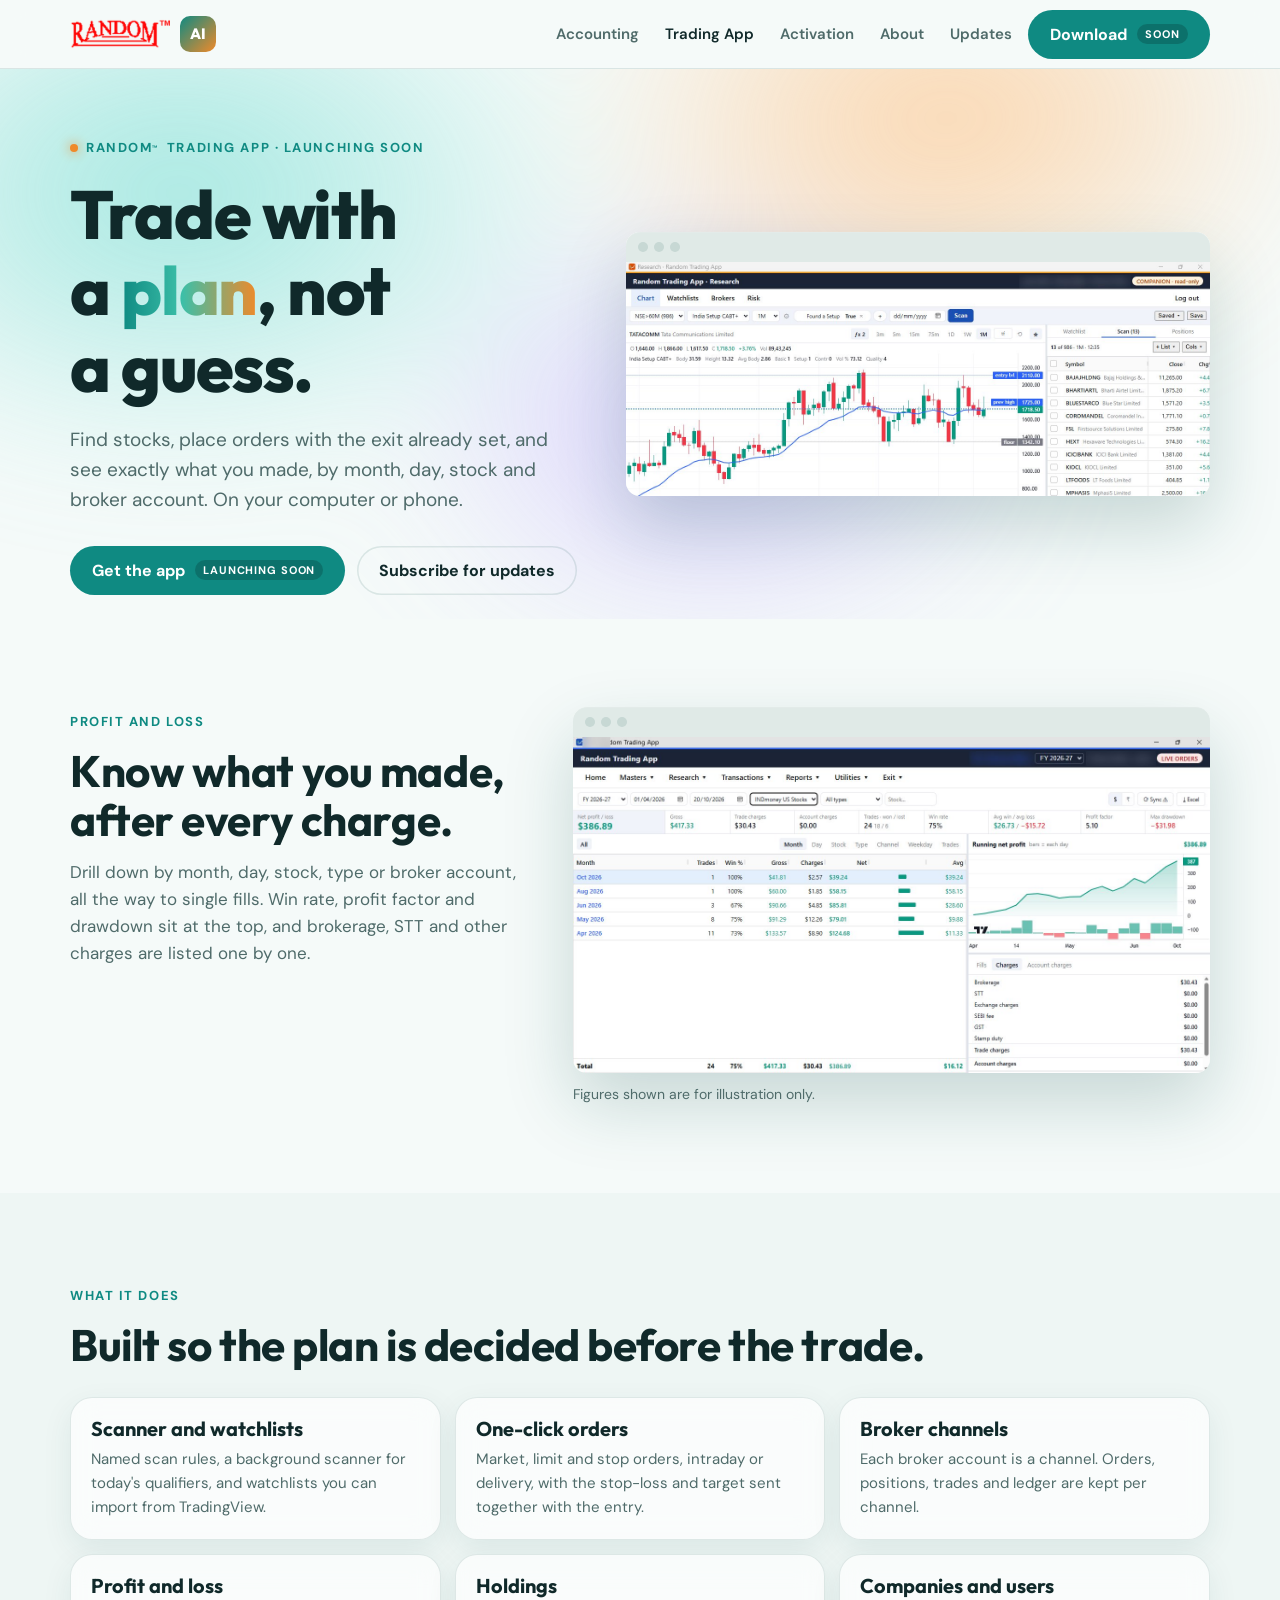
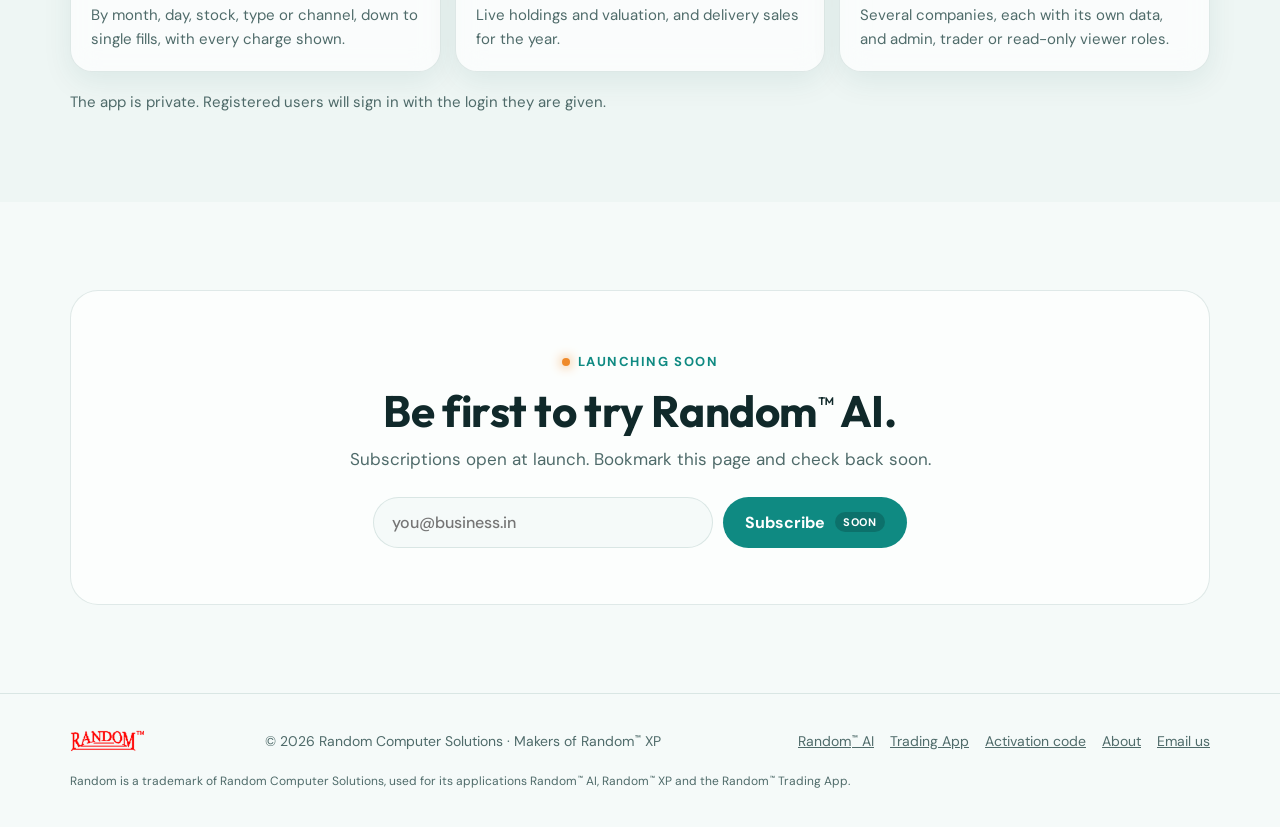
<file: trading/index.html>
<!doctype html>
<html lang="en">
<head>
<meta charset="utf-8">
<meta name="viewport" content="width=device-width, initial-scale=1">
<meta name="color-scheme" content="only light">
<meta name="theme-color" content="#f5faf9">
<title>Random™ Trading App: Scanner, Orders and P&amp;L | Random Computer Solutions</title>
<meta name="description" content="The Random™ Trading App: stock scanner, watchlists, one-click orders with stop-loss and target, and profit and loss reports, on computer and phone. Launching soon.">
<link rel="icon" type="image/png" href="../assets/img/favicon.png">
<link rel="apple-touch-icon" href="../assets/img/apple-touch-icon.png">
<link rel="preconnect" href="https://fonts.googleapis.com"><link rel="preconnect" href="https://fonts.gstatic.com" crossorigin>
<link href="https://fonts.googleapis.com/css2?family=Outfit:wght@400;500;600;700;800&family=DM+Sans:wght@400;500;700&display=swap" rel="stylesheet">
<link rel="stylesheet" href="../assets/style.css">
<link rel="canonical" href="https://randomai.in/trading/">
<meta property="og:type" content="website">
<meta property="og:site_name" content="Random™ AI">
<meta property="og:locale" content="en_IN">
<meta property="og:url" content="https://randomai.in/trading/">
<meta property="og:title" content="Random™ Trading App: Scanner, Orders and P&amp;L | Random Computer Solutions">
<meta property="og:description" content="The Random™ Trading App: stock scanner, watchlists, one-click orders with stop-loss and target, and profit and loss reports, on computer and phone. Launching soon.">
<meta property="og:image" content="https://randomai.in/assets/img/share.jpg">
<meta property="og:image:width" content="1200">
<meta property="og:image:height" content="630">
<meta property="og:image:alt" content="Random™ AI: accounting, with intelligence built in. randomai.in">
<meta name="twitter:card" content="summary_large_image">
<meta name="twitter:title" content="Random™ Trading App: Scanner, Orders and P&amp;L | Random Computer Solutions">
<meta name="twitter:description" content="The Random™ Trading App: stock scanner, watchlists, one-click orders with stop-loss and target, and profit and loss reports, on computer and phone. Launching soon.">
<meta name="twitter:image" content="https://randomai.in/assets/img/share.jpg">
<script type="application/ld+json">{"@context": "https://schema.org", "@graph": [{"@type": "Organization", "@id": "https://randomai.in/#org", "name": "Random Computer Solutions", "alternateName": "Random™", "url": "https://randomai.in/", "logo": "https://randomai.in/assets/img/icon.png", "image": "https://randomai.in/assets/img/share.jpg", "foundingDate": "1996", "founder": {"@type": "Person", "name": "Shravan Bafna"}, "foundingLocation": {"@type": "Place", "name": "Chennai, Tamil Nadu, India"}, "address": {"@type": "PostalAddress", "addressLocality": "Chennai", "addressRegion": "Tamil Nadu", "addressCountry": "IN"}, "email": "sanvanbafna@gmail.com", "description": "Makers of Random™ XP and Random™ AI accounting software and the Random™ Trading App, serving Indian businesses since 1996."}, {"@type": "SoftwareApplication", "name": "Random™ Trading App", "url": "https://randomai.in/trading/", "applicationCategory": "FinanceApplication", "operatingSystem": "Web, Android", "description": "Scanner, watchlists, one-click orders with stop-loss and target, and profit and loss reports, on computer and phone.", "image": "https://randomai.in/assets/img/share.jpg", "publisher": {"@id": "https://randomai.in/#org"}, "inLanguage": "en-IN"}]}</script>
</head>
<body>
<header class="nav"><div class="wrap">
  <a class="brand" href="../"><img class="logo" src="../assets/img/random-logo-tm.png" width="480" height="144" alt="Random AI"><span class="chip">AI</span></a>
  <nav class="nav-links" aria-label="Main"><a href="../random-ai/">Accounting</a><a href="../trading/" aria-current="page">Trading App</a><a href="../activation/">Activation</a><a href="../about/">About</a><a href="#subscribe">Updates</a></nav>
  <button class="btn btn-primary soon nav-cta" type="button">Download <small>Soon</small></button>
</div></header>
<main>
<section class="hero page-hero"><div class="aurora" aria-hidden="true"></div><div class="wrap">
  <div>
    <span class="eyebrow"><span class="dot"></span>Random<sup class="tm">&trade;</sup> Trading App &middot; Launching soon</span>
    <h1 style="margin-top:16px">Trade with a <span class="ai">plan</span>, not a guess.</h1>
    <p class="lead">Find stocks, place orders with the exit already set, and see exactly what you made, by month, day, stock and broker account. On your computer or phone.</p>
    <div class="actions">
      <button class="btn btn-primary soon" type="button" data-msg="Launching soon. The app opens at launch.">Get the app <small>Launching soon</small></button>
      <a class="btn btn-ghost" href="#subscribe">Subscribe for updates</a>
    </div>
  </div>
  <div class="hero-visual"><div class="window"><div class="bar"><i></i><i></i><i></i></div><img src="../assets/img/screens/rta-research.jpg" width="1366" height="548" alt="Random Trading App research screen with chart, setup levels and scanner results"></div></div>
</div></section>

<section><div class="wrap split">
  <div>
    <span class="eyebrow">Profit and loss</span>
    <h2 style="margin-top:12px">Know what you made, after every charge.</h2>
    <p class="muted" style="margin-top:14px">Drill down by month, day, stock, type or broker account, all the way to single fills. Win rate, profit factor and drawdown sit at the top, and brokerage, STT and other charges are listed one by one.</p>
  </div>
  <div class="gallery"><div class="window"><div class="bar"><i></i><i></i><i></i></div><img src="../assets/img/screens/rta-pnl.jpg" width="1366" height="720" alt="Profit and loss report with monthly rows and a running net profit chart" loading="lazy"></div><p class="caption">Figures shown are for illustration only.</p></div>
</div></section>

<section style="background:var(--bg2)"><div class="wrap">
  <span class="eyebrow">What it does</span>
  <h2 style="margin-top:12px">Built so the plan is decided before the trade.</h2>
  <div class="features three">
    <div class="card"><h3>Scanner and watchlists</h3><p>Named scan rules, a background scanner for today's qualifiers, and watchlists you can import from TradingView.</p></div>
    <div class="card"><h3>One-click orders</h3><p>Market, limit and stop orders, intraday or delivery, with the stop-loss and target sent together with the entry.</p></div>
    <div class="card"><h3>Broker channels</h3><p>Each broker account is a channel. Orders, positions, trades and ledger are kept per channel.</p></div>
    <div class="card"><h3>Profit and loss</h3><p>By month, day, stock, type or channel, down to single fills, with every charge shown.</p></div>
    <div class="card"><h3>Holdings</h3><p>Live holdings and valuation, and delivery sales for the year.</p></div>
    <div class="card"><h3>Companies and users</h3><p>Several companies, each with its own data, and admin, trader or read-only viewer roles.</p></div>
  </div>
  <p class="note">The app is private. Registered users will sign in with the login they are given.</p>
</div></section>

<section id="subscribe"><div class="wrap"><div class="cta">
  <span class="eyebrow"><span class="dot"></span>Launching soon</span>
  <h2 style="margin-top:12px">Be first to try Random<sup class="tm">&trade;</sup> AI.</h2>
  <p class="muted" style="margin-top:10px">Subscriptions open at launch. Bookmark this page and check back soon.</p>
  <form class="sub-form" id="sub"><input type="email" placeholder="you@business.in" aria-label="Email address"><button class="btn btn-primary" type="submit">Subscribe <small>Soon</small></button></form>
</div></div></section>
</main>
<footer><div class="wrap"><img class="logo-foot" src="../assets/img/random-logo-tm.png" width="480" height="144" alt="Random" loading="lazy"><span>&copy; <span id="y">2026</span> Random Computer Solutions &middot; Makers of Random<sup class="tm">&trade;</sup> XP</span>
<span><a href="../random-ai/">Random<sup class="tm">&trade;</sup> AI</a><a href="../trading/">Trading App</a><a href="../activation/">Activation code</a><a href="../about/">About</a><a href="mailto:sanvanbafna@gmail.com">Email us</a></span>
<p class="tm-note">Random is a trademark of Random Computer Solutions, used for its applications Random<sup class="tm">&trade;</sup> AI, Random<sup class="tm">&trade;</sup> XP and the Random<sup class="tm">&trade;</sup> Trading App.</p></div></footer>
<div class="toast" id="toast" role="status" aria-live="polite"></div>
<script src="../assets/site.js"></script>
<script src="../assets/count.js" defer></script>
</body>
</html>
</file>
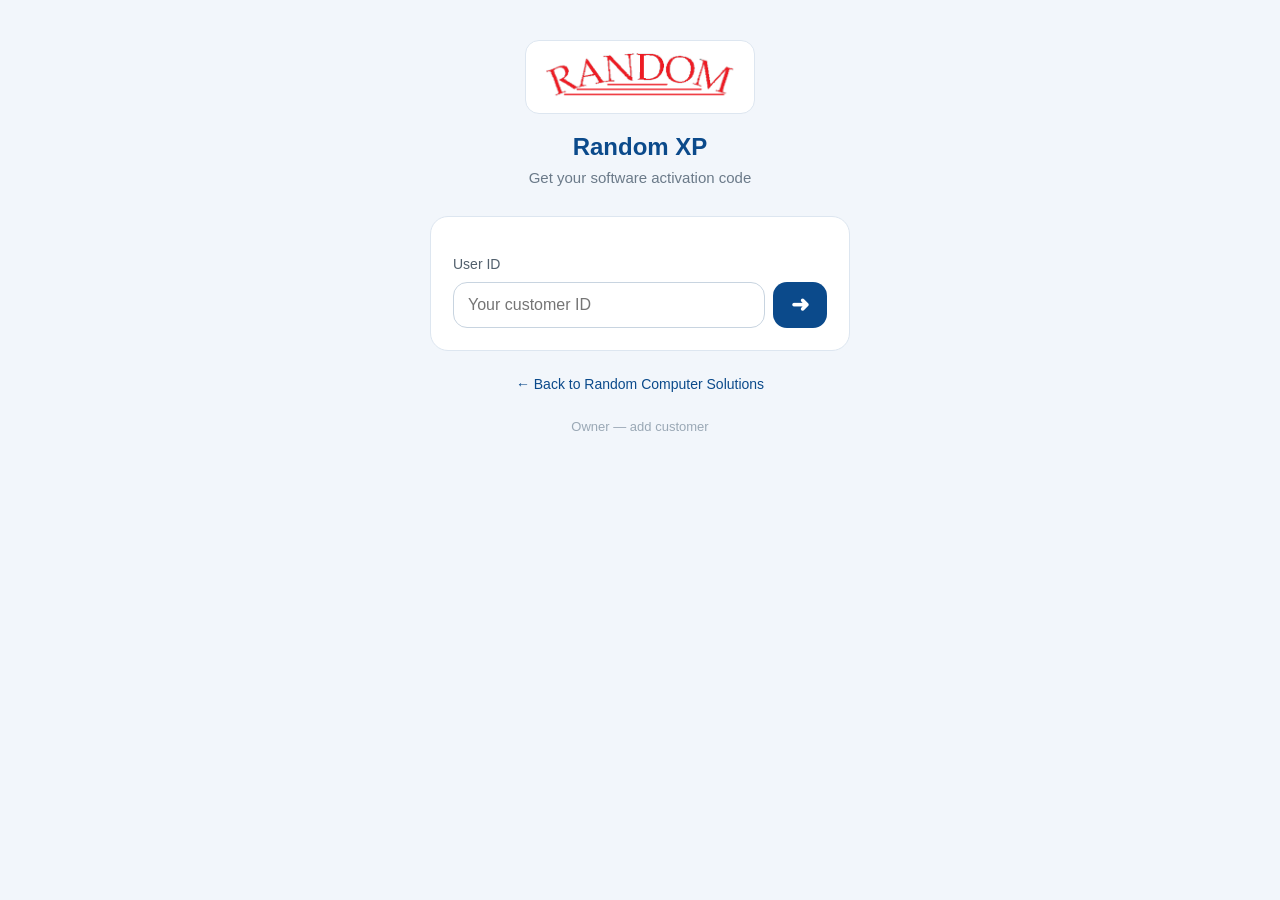
<file: activation/activate.html>
<!DOCTYPE html>
<html lang="en">
<head>
<meta charset="UTF-8">
<meta name="viewport" content="width=device-width, initial-scale=1.0">
<title>Get Activation Code — Random Computer Solutions</title>
<link rel="icon" type="image/png" href="logo.png">
<style>
  * { margin: 0; padding: 0; box-sizing: border-box; }
  body { font-family: Segoe UI, Arial, sans-serif; color: #1f2933; line-height: 1.6; background: #f2f6fb; min-height: 100vh; }
  .wrap { max-width: 460px; margin: 0 auto; padding: 30px 20px 60px; }
  .logo { width: 74px; height: 74px; background: #0b4a8b; border-radius: 20px; color: #fff; font-size: 28px; font-weight: 700; display: flex; align-items: center; justify-content: center; margin: 10px auto 14px; }
  h1 { font-size: 24px; text-align: center; color: #0b4a8b; }
  .sub { text-align: center; color: #6b7a89; font-size: 15px; margin-bottom: 26px; }
  .card { background: #fff; border: 1px solid #dde6f0; border-radius: 18px; padding: 22px; }
  label { display: block; font-size: 14px; color: #52606d; margin: 14px 0 6px; }
  .idrow { display: flex; gap: 8px; }
  .idrow input { flex: 1; }
  .idrow button { width: 54px; margin-top: 0; padding: 0; font-size: 22px; flex-shrink: 0; }
  input { width: 100%; padding: 13px 14px; font-size: 16px; border: 1px solid #c8d4e0; border-radius: 14px; outline: none; }
  input:focus { border-color: #0b4a8b; box-shadow: 0 0 0 3px #0b4a8b22; }
  button { width: 100%; margin-top: 22px; padding: 15px; font-size: 16px; font-weight: 600; color: #fff; background: #0b4a8b; border: none; border-radius: 14px; cursor: pointer; }
  button:hover { background: #0d5aa9; }
  button:disabled { background: #9fb3c8; cursor: default; }
  .msg { margin-top: 16px; padding: 12px 14px; border-radius: 12px; font-size: 14px; display: none; }
  .msg.error { background: #fdecec; color: #a32d2d; border: 1px solid #f3c2c2; display: block; }
  .details { display: none; margin-top: 18px; background: #f7fafc; border: 1px solid #dde6f0; border-radius: 14px; padding: 14px 16px; font-size: 14px; }
  .details .ok { color: #1d7a3e; font-weight: 600; font-size: 13px; margin-bottom: 8px; }
  .details div.row { margin: 3px 0; }
  .details .k { color: #6b7a89; }
  .details hr { border: none; border-top: 1px solid #e3e8ee; margin: 10px 0; }
  #serialsec { display: none; }
  .result { display: none; margin-top: 22px; }
  .result .ok { text-align: center; color: #1d7a3e; font-size: 15px; margin-bottom: 10px; }
  .kv { font-size: 13px; color: #6b7a89; margin: 10px 0 4px; }
  .serial-box { background: #f7fafc; border: 1px solid #e3e8ee; border-radius: 12px; padding: 10px 12px; font-family: Consolas, monospace; font-size: 15px; }
  .code-box { background: #eef4fb; border: 1px solid #b9d0e8; border-radius: 14px; padding: 16px; text-align: center; font-family: Consolas, monospace; font-size: 17px; letter-spacing: 1px; color: #0b4a8b; word-break: break-all; user-select: all; }
  .copy-btn { margin-top: 10px; background: #fff; color: #0b4a8b; border: 1px solid #0b4a8b; }
  .copy-btn:hover { background: #eef4fb; }
  .home-link { display: block; text-align: center; margin-top: 22px; font-size: 14px; color: #0b4a8b; text-decoration: none; }
</style>
<meta name="description" content="Get your Random™ XP activation code: enter your customer user ID, pay online and receive the code instantly.">
<link rel="canonical" href="https://randomai.in/activation/activate.html">
</head>
<body>

<div class="wrap">
  <div style="background:#fff; border:1px solid #dde6f0; border-radius:14px; padding:12px 20px; width:fit-content; margin:10px auto 14px;">
    <img src="logo.png" alt="Random" style="height:48px; display:block;">
  </div>
  <h1>Random XP</h1>
  <p class="sub">Get your software activation code</p>

  <div class="card">
    <label for="uid">User ID</label>
    <div class="idrow">
      <input id="uid" type="text" placeholder="Your customer ID" autocomplete="off">
      <button id="findbtn" onclick="lookup()" title="Find my details">&#10140;</button>
    </div>

    <div id="details" class="details">
      <div class="ok">&#10004; Registered customer</div>
      <div id="drows"></div>
    </div>

    <div id="serialsec">
      <label for="sn">Serial number</label>
      <input id="sn" type="text" inputmode="numeric" maxlength="25" placeholder="Shown by Random XP" autocomplete="off">
      <button id="go" onclick="getCode()">Get activation code</button>
    </div>

    <div id="msg" class="msg"></div>

    <div id="result" class="result">
      <div class="ok" id="okline"></div>
      <div class="kv">Serial number</div>
      <div class="serial-box" id="serialbox"></div>
      <div class="kv">Activation code</div>
      <div class="code-box" id="codebox"></div>
      <button class="copy-btn" onclick="copyCode()">Copy code</button>
    </div>
  </div>

  <a class="home-link" href="index.html">&#8592; Back to Random Computer Solutions</a>
  <a class="home-link" href="admin.html" style="color:#9aa8b5; font-size:13px;">Owner — add customer</a>
</div>

<script src="https://checkout.razorpay.com/v1/checkout.js"></script>
<script>
var SUPABASE_URL = "https://vbprmqhpdzlgcrwgbwof.supabase.co";
var ANON_KEY = "eyJhbGciOiJIUzI1NiIsInR5cCI6IkpXVCJ9.eyJpc3MiOiJzdXBhYmFzZSIsInJlZiI6InZicHJtcWhwZHpsZ2Nyd2did29mIiwicm9sZSI6ImFub24iLCJpYXQiOjE3ODI2MzkyNTEsImV4cCI6MjA5ODIxNTI1MX0.-jWJ98Q-TVCTosce48YREhRj8u-TcAlDwrTjDc67Wu0";

document.getElementById("sn").addEventListener("input", function () {
  this.value = this.value.replace(/\D/g, "").slice(0, 25);
});
document.getElementById("sn").addEventListener("keydown", function (e) {
  if (e.key === "Enter") getCode();
});
document.getElementById("uid").addEventListener("input", resetAll);
document.getElementById("uid").addEventListener("keydown", function (e) {
  if (e.key === "Enter") lookup();
});

function resetAll() {
  document.getElementById("details").style.display = "none";
  document.getElementById("serialsec").style.display = "none";
  document.getElementById("result").style.display = "none";
  clearMsg();
}
function setBusy(id, b, txt, busyTxt) {
  var btn = document.getElementById(id);
  btn.disabled = b;
  if (txt) btn.innerHTML = b ? busyTxt : txt;
}
function showError(t) {
  var m = document.getElementById("msg");
  m.className = "msg error";
  m.style.display = "block";
  m.style.background = ""; m.style.color = ""; m.style.border = "";
  m.textContent = t;
}
function clearMsg() {
  var m = document.getElementById("msg");
  m.className = "msg";
  m.style.display = "none";
  m.textContent = "";
}

async function api(path, body) {
  var res = await fetch(SUPABASE_URL + "/functions/v1/" + path, {
    method: "POST",
    headers: {
      "Content-Type": "application/json",
      "Authorization": "Bearer " + ANON_KEY,
      "apikey": ANON_KEY
    },
    body: JSON.stringify(body)
  });
  var data = await res.json();
  if (!res.ok) throw new Error(data.error || "Something went wrong. Try again.");
  return data;
}

function fmtDate(iso) {
  if (!iso) return "-";
  return new Date(iso).toLocaleDateString("en-IN", { day: "2-digit", month: "short", year: "numeric" });
}

async function lookup() {
  clearMsg();
  resetAll();
  var uid = document.getElementById("uid").value.trim();
  if (!uid) { showError("Enter your user ID."); return; }
  setBusy("findbtn", true);
  try {
    var d = await api("request-code", { user_id: uid, serial_no: "" });
    if (d.status !== "customer_info") { showError("Unexpected response."); return; }
    var rows = "";
    rows += '<div class="row"><span class="k">Name:</span> <b>' + (d.name || "-") + "</b></div>";
    if (d.phone) rows += '<div class="row"><span class="k">Phone:</span> <b>' + d.phone + "</b></div>";
    if (d.city) rows += '<div class="row"><span class="k">Place:</span> <b>' + d.city + "</b></div>";
    var latest = (d.history || [])[0];
    if (latest) {
      rows += "<hr>";
      rows += '<div class="row"><span class="k">Previous serial:</span> <b>' + latest.serial_no + "</b></div>";
      rows += '<div class="row"><span class="k">Previous code:</span> <b>' + latest.activation_code + "</b></div>";
      rows += '<div class="row"><span class="k">Last activation:</span> <b>' + fmtDate(latest.activated_at) + "</b></div>";
    }
    document.getElementById("drows").innerHTML = rows;
    document.getElementById("details").style.display = "block";
    document.getElementById("serialsec").style.display = "block";
  } catch (e) {
    showError(e.message);
  } finally {
    setBusy("findbtn", false);
  }
}

async function getCode() {
  clearMsg();
  document.getElementById("result").style.display = "none";
  var uid = document.getElementById("uid").value.trim();
  var sn = document.getElementById("sn").value.trim();
  if (!sn) { showError("Enter the serial number."); return; }
  setBusy("go", true, "Get activation code", "Please wait…");
  try {
    var data = await api("request-code", { user_id: uid, serial_no: sn });
    if (data.status === "already_paid") {
      showResult(data.activation_code, false, sn);
    } else if (data.status === "payment_required") {
      openCheckout(uid, sn, data);
    } else {
      showError("Unexpected response. Try again.");
    }
  } catch (e) {
    showError(e.message);
  } finally {
    setBusy("go", false, "Get activation code", "Please wait…");
  }
}

function openCheckout(uid, sn, order) {
  var rzp = new Razorpay({
    key: order.razorpay_key_id,
    order_id: order.order_id,
    amount: order.amount,
    currency: order.currency || "INR",
    name: "Random Computer Solutions",
    description: order.service_name || "Activation code",
    prefill: { name: order.customer_name || "" },
    theme: { color: "#0b4a8b" },
    handler: function (resp) {
      confirmPayment(uid, sn, resp, order.service_id);
    }
  });
  rzp.on("payment.failed", function () {
    showError("Payment failed or was cancelled. You have not been charged for a code.");
  });
  rzp.open();
}

async function confirmPayment(uid, sn, resp, serviceId) {
  setBusy("go", true, "Get activation code", "Please wait…");
  clearMsg();
  try {
    var data = await api("confirm-payment", {
      user_id: uid,
      serial_no: sn,
      razorpay_order_id: resp.razorpay_order_id,
      razorpay_payment_id: resp.razorpay_payment_id,
      razorpay_signature: resp.razorpay_signature,
      service_id: serviceId
    });
    showResult(data.activation_code, true, sn);
  } catch (e) {
    showError("Payment went through but code display failed. Look up your ID again to retrieve the code free of charge. (" + e.message + ")");
  } finally {
    setBusy("go", false, "Get activation code", "Please wait…");
  }
}

function showResult(code, paid, sn) {
  document.getElementById("okline").innerHTML = paid
    ? "&#10004; Payment successful"
    : "&#10004; Already unlocked (free)";
  document.getElementById("serialbox").textContent = sn;
  document.getElementById("codebox").textContent = code;
  document.getElementById("result").style.display = "block";
}

function copyCode() {
  navigator.clipboard.writeText(document.getElementById("codebox").textContent).then(function () {
    var m = document.getElementById("msg");
    m.className = "msg";
    m.style.display = "block";
    m.style.background = "#e9f6ee";
    m.style.color = "#1d7a3e";
    m.style.border = "1px solid #bfe3cc";
    m.textContent = "Code copied";
    setTimeout(function () { m.style.display = "none"; }, 1800);
  });
}
</script>

<script src="../assets/count.js" defer></script>
</body>
</html>
</file>
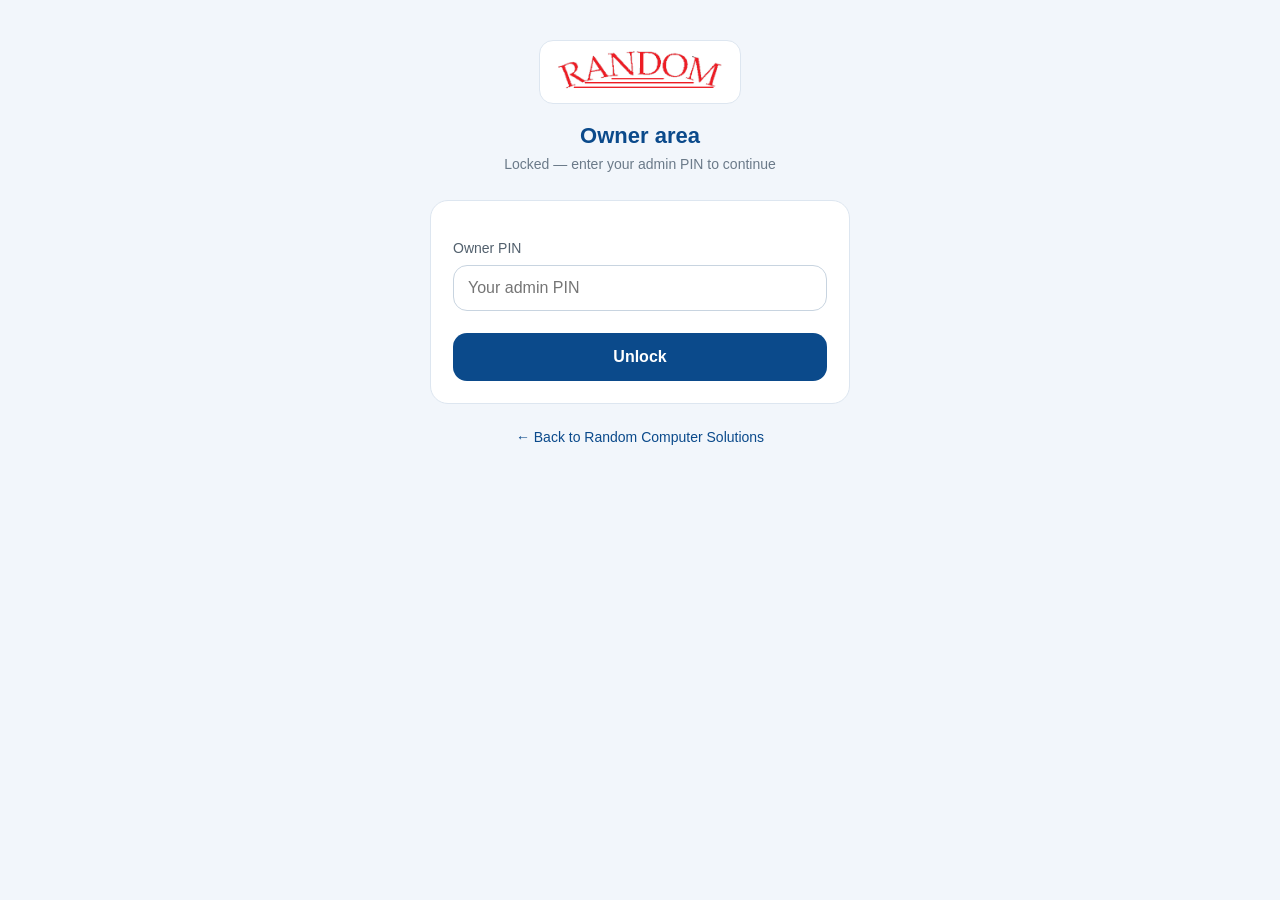
<file: activation/admin.html>
<!DOCTYPE html>
<html lang="en">
<head>
<meta charset="UTF-8">
<meta name="viewport" content="width=device-width, initial-scale=1.0">
<title>Owner — Add Customer</title>
<link rel="icon" type="image/png" href="logo.png">
<meta name="robots" content="noindex, nofollow">
<style>
  * { margin: 0; padding: 0; box-sizing: border-box; }
  body { font-family: Segoe UI, Arial, sans-serif; color: #1f2933; line-height: 1.6; background: #f2f6fb; min-height: 100vh; }
  .wrap { max-width: 460px; margin: 0 auto; padding: 30px 20px 60px; }
  h1 { font-size: 22px; text-align: center; color: #0b4a8b; }
  .sub { text-align: center; color: #6b7a89; font-size: 14px; margin-bottom: 24px; }
  .card { background: #fff; border: 1px solid #dde6f0; border-radius: 18px; padding: 22px; }
  label { display: block; font-size: 14px; color: #52606d; margin: 14px 0 6px; }
  input { width: 100%; padding: 13px 14px; font-size: 16px; border: 1px solid #c8d4e0; border-radius: 14px; outline: none; }
  input:focus { border-color: #0b4a8b; box-shadow: 0 0 0 3px #0b4a8b22; }
  button { width: 100%; margin-top: 22px; padding: 15px; font-size: 16px; font-weight: 600; color: #fff; background: #0b4a8b; border: none; border-radius: 14px; cursor: pointer; }
  button:hover { background: #0d5aa9; }
  button:disabled { background: #9fb3c8; cursor: default; }
  button:focus { outline: none; box-shadow: 0 0 0 3px #0b4a8b55; }
  .msg { margin-top: 16px; padding: 12px 14px; border-radius: 12px; font-size: 14px; display: none; }
  .msg.error { background: #fdecec; color: #a32d2d; border: 1px solid #f3c2c2; display: block; }
  .created { display: none; margin-top: 18px; background: #e9f6ee; border: 1px solid #bfe3cc; border-radius: 14px; padding: 16px; text-align: center; }
  .created .idbig { font-size: 22px; font-weight: 700; color: #0b4a8b; margin: 6px 0; user-select: all; }
  .created .note { font-size: 13px; color: #52606d; }
  .home-link { display: block; text-align: center; margin-top: 22px; font-size: 14px; color: #0b4a8b; text-decoration: none; }
  #formstage { display: none; }
</style>
</head>
<body>

<div class="wrap">
  <div style="background:#fff; border:1px solid #dde6f0; border-radius:14px; padding:10px 18px; width:fit-content; margin:10px auto 14px;">
    <img src="logo.png" alt="Random" style="height:42px; display:block;">
  </div>
  <h1>Owner area</h1>
  <p class="sub">Locked — enter your admin PIN to continue</p>

  <div class="card" id="pinstage">
    <label for="pin">Owner PIN</label>
    <input id="pin" type="password" placeholder="Your admin PIN" autocomplete="off">
    <button id="unlock" onclick="unlock()">Unlock</button>
  </div>

  <div class="card" id="formstage">
    <label for="cid">User ID <span style="color:#a32d2d;">*</span></label>
    <input id="cid" type="text" placeholder="ID you assign to this customer" autocomplete="off">
    <div id="ciderr" style="display:none; color:#a32d2d; font-size:13px; margin-top:6px;"></div>

    <label for="name">Customer name <span style="color:#a32d2d;">*</span></label>
    <input id="name" type="text" placeholder="Full name" autocomplete="off">

    <label for="phone">Phone (optional)</label>
    <input id="phone" type="tel" placeholder="Mobile number" autocomplete="off">

    <label for="city">Place (optional)</label>
    <input id="city" type="text" placeholder="City" autocomplete="off">

    <button id="save" onclick="save()">Save customer</button>

    <div id="created" class="created">
      <div>&#10004; Customer created</div>
      <div class="idbig" id="newid"></div>
      <div class="note">Share this user ID with the customer</div>
    </div>
  </div>

  <div class="card" id="paystage" style="display:none; margin-top:18px;">
    <div style="display:flex; justify-content:space-between; align-items:center;">
      <div style="font-weight:600; color:#0b4a8b;">Recent payments</div>
      <a href="#" onclick="loadPayments(); return false;" style="font-size:14px; color:#0b4a8b;">Refresh</a>
    </div>
    <div id="paylist" style="font-size:14px; color:#52606d; margin-top:8px;">Loading…</div>
  </div>

  <div class="card" id="alertstage" style="display:none; margin-top:18px;">
    <div style="font-weight:600; color:#0b4a8b;">Payment alerts on this phone</div>
    <div id="alertstatus" style="font-size:14px; color:#52606d; margin-top:6px;">Checking…</div>
    <button id="alertOn" onclick="enableAlerts()" style="display:none;">Enable payment alerts</button>
    <button id="alertTest" onclick="testAlert()" style="display:none;">Send test alert</button>
    <button id="alertOff" onclick="disableAlerts()" style="display:none; background:#6b7a89;">Turn off alerts</button>
  </div>

  <div id="msg" class="msg"></div>

  <a class="home-link" href="index.html">&#8592; Back to Random Computer Solutions</a>
</div>

<script>
var SUPABASE_URL = "https://vbprmqhpdzlgcrwgbwof.supabase.co";
var ANON_KEY = "eyJhbGciOiJIUzI1NiIsInR5cCI6IkpXVCJ9.eyJpc3MiOiJzdXBhYmFzZSIsInJlZiI6InZicHJtcWhwZHpsZ2Nyd2did29mIiwicm9sZSI6ImFub24iLCJpYXQiOjE3ODI2MzkyNTEsImV4cCI6MjA5ODIxNTI1MX0.-jWJ98Q-TVCTosce48YREhRj8u-TcAlDwrTjDc67Wu0";

var verifiedPin = null;

function showError(t) {
  var m = document.getElementById("msg");
  m.className = "msg error";
  m.style.background = ""; m.style.color = ""; m.style.border = "";
  m.style.display = "block";
  m.textContent = t;
}
function clearMsg() {
  var m = document.getElementById("msg");
  m.className = "msg";
  m.style.display = "none";
  m.textContent = "";
}

async function api(body) {
  var res = await fetch(SUPABASE_URL + "/functions/v1/add-customer", {
    method: "POST",
    headers: {
      "Content-Type": "application/json",
      "Authorization": "Bearer " + ANON_KEY,
      "apikey": ANON_KEY
    },
    body: JSON.stringify(body)
  });
  var data = await res.json();
  if (!res.ok) throw new Error(data.error || "Something went wrong.");
  return data;
}

async function unlock() {
  clearMsg();
  var pin = document.getElementById("pin").value.trim();
  if (!pin) { showError("Enter your PIN."); return; }
  var btn = document.getElementById("unlock");
  btn.disabled = true; btn.textContent = "Checking…";
  try {
    await api({ pin: pin, verify: true });
    verifiedPin = pin;
    document.getElementById("pinstage").style.display = "none";
    document.getElementById("formstage").style.display = "block";
    document.querySelector(".sub").textContent = "Add a new customer";
    document.getElementById("paystage").style.display = "block";
    document.getElementById("alertstage").style.display = "block";
    loadPayments();
    alertsInit();
    document.getElementById("cid").focus();
  } catch (e) {
    showError(e.message);
  } finally {
    btn.disabled = false; btn.textContent = "Unlock";
  }
}

var cidTaken = false;

async function checkCid() {
  var cidEl = document.getElementById("cid");
  var err = document.getElementById("ciderr");
  var cid = cidEl.value.trim();
  cidTaken = false;
  err.style.display = "none";
  cidEl.style.borderColor = "";
  if (!cid || !verifiedPin) return;
  try {
    var d = await api({ pin: verifiedPin, check_id: cid });
    if (d.exists) {
      cidTaken = true;
      err.textContent = "User ID already exists: " + d.existing_id + " — choose a different ID";
      err.style.display = "block";
      cidEl.style.borderColor = "#a32d2d";
    }
  } catch (e) { /* save() re-checks on the server anyway */ }
}

document.getElementById("cid").addEventListener("blur", checkCid);
document.getElementById("cid").addEventListener("input", function () {
  cidTaken = false;
  document.getElementById("ciderr").style.display = "none";
  this.style.borderColor = "";
});

async function save() {
  clearMsg();
  document.getElementById("created").style.display = "none";
  var cid = document.getElementById("cid").value.trim();
  var name = document.getElementById("name").value.trim();
  if (!cid) { showError("User ID is required."); return; }
  if (cidTaken) { showError("That user ID already exists. Choose a different one."); return; }
  if (!name) { showError("Customer name is required."); return; }
  var btn = document.getElementById("save");
  btn.disabled = true; btn.textContent = "Saving…";
  try {
    var data = await api({
      pin: verifiedPin,
      user_id: cid,
      name: name,
      phone: document.getElementById("phone").value.trim(),
      city: document.getElementById("city").value.trim()
    });
    document.getElementById("newid").textContent = data.user_id;
    document.getElementById("created").style.display = "block";
    document.getElementById("cid").value = "";
    document.getElementById("name").value = "";
    document.getElementById("phone").value = "";
    document.getElementById("city").value = "";
    document.getElementById("cid").focus();
  } catch (e) {
    showError(e.message);
  } finally {
    btn.disabled = false; btn.textContent = "Save customer";
  }
}

// ---------- Payment alerts (Web Push) ----------
async function alertApi(body) {
  var res = await fetch(SUPABASE_URL + "/functions/v1/owner-alerts", {
    method: "POST",
    headers: {
      "Content-Type": "application/json",
      "Authorization": "Bearer " + ANON_KEY,
      "apikey": ANON_KEY
    },
    body: JSON.stringify(body)
  });
  var data = await res.json();
  if (!res.ok) throw new Error(data.error || "Something went wrong.");
  return data;
}

async function loadPayments() {
  var box = document.getElementById("paylist");
  box.textContent = "Loading…";
  try {
    var d = await alertApi({ pin: verifiedPin, action: "recent" });
    box.textContent = "";
    if (!d.payments.length) { box.textContent = "No online payments yet."; return; }
    d.payments.forEach(function (p) {
      var row = document.createElement("div");
      row.style.cssText = "display:flex; justify-content:space-between; gap:10px; padding:9px 0; border-top:1px solid #e6edf4;";
      var left = document.createElement("div");
      var nm = document.createElement("div");
      nm.style.cssText = "color:#1f2933; font-weight:600;";
      nm.textContent = p.name || p.user_id;
      var sub = document.createElement("div");
      sub.style.fontSize = "12px";
      sub.textContent = p.user_id + " · " + new Date(p.at).toLocaleString("en-IN", { day: "numeric", month: "short", hour: "numeric", minute: "2-digit" });
      left.appendChild(nm); left.appendChild(sub);
      var amt = document.createElement("div");
      amt.style.cssText = "color:#1e7a46; font-weight:700; white-space:nowrap;";
      amt.textContent = "₹" + p.amount;
      row.appendChild(left); row.appendChild(amt);
      box.appendChild(row);
    });
  } catch (e) {
    box.textContent = "Could not load payments: " + e.message;
  }
}

function b64ToU8(s) {
  s = s.replace(/-/g, "+").replace(/_/g, "/");
  while (s.length % 4) s += "=";
  var raw = atob(s), out = new Uint8Array(raw.length);
  for (var i = 0; i < raw.length; i++) out[i] = raw.charCodeAt(i);
  return out;
}

function setAlertUI(state, text) {
  document.getElementById("alertstatus").textContent = text;
  document.getElementById("alertOn").style.display = state === "off" ? "block" : "none";
  document.getElementById("alertTest").style.display = state === "on" ? "block" : "none";
  document.getElementById("alertOff").style.display = state === "on" ? "block" : "none";
}

var swReg = null;

async function alertsInit() {
  if (!("serviceWorker" in navigator) || !("PushManager" in window) || !("Notification" in window)) {
    setAlertUI("none", "This browser can't show push alerts. On iPhone, add this page to the Home Screen first; on Android use Chrome.");
    return;
  }
  try {
    swReg = await navigator.serviceWorker.register("sw.js");
    await navigator.serviceWorker.ready;
    var sub = await swReg.pushManager.getSubscription();
    if (sub && Notification.permission === "granted") {
      var st = await alertApi({ pin: verifiedPin, action: "status", endpoint: sub.endpoint });
      if (st.subscribed) { setAlertUI("on", "Alerts are ON for this phone."); return; }
    }
    setAlertUI("off", "Alerts are OFF on this phone.");
  } catch (e) {
    setAlertUI("none", "Alerts unavailable: " + e.message);
  }
}

async function enableAlerts() {
  clearMsg();
  var btn = document.getElementById("alertOn");
  btn.disabled = true;
  try {
    var perm = await Notification.requestPermission();
    if (perm !== "granted") throw new Error("Notifications are blocked. Allow them for this site in your browser settings, then try again.");
    var key = (await alertApi({ pin: verifiedPin, action: "key" })).key;
    var sub = await swReg.pushManager.getSubscription();
    if (sub) { try { await sub.unsubscribe(); } catch (e) {} }
    sub = await swReg.pushManager.subscribe({ userVisibleOnly: true, applicationServerKey: b64ToU8(key) });
    await alertApi({ pin: verifiedPin, action: "subscribe", subscription: sub.toJSON() });
    setAlertUI("on", "Alerts are ON for this phone.");
  } catch (e) {
    showError(e.message);
  } finally {
    btn.disabled = false;
  }
}

async function testAlert() {
  clearMsg();
  var btn = document.getElementById("alertTest");
  btn.disabled = true;
  try {
    var r = await alertApi({ pin: verifiedPin, action: "test" });
    if (!r.sent) showError("No alert was delivered. Turn alerts off and on again.");
  } catch (e) {
    showError(e.message);
  } finally {
    btn.disabled = false;
  }
}

async function disableAlerts() {
  clearMsg();
  try {
    var sub = await swReg.pushManager.getSubscription();
    if (sub) {
      await alertApi({ pin: verifiedPin, action: "unsubscribe", endpoint: sub.endpoint });
      await sub.unsubscribe();
    }
    setAlertUI("off", "Alerts are OFF on this phone.");
  } catch (e) {
    showError(e.message);
  }
}

document.getElementById("pin").addEventListener("keydown", function (e) {
  if (e.key === "Enter") unlock();
});

var order = ["cid", "name", "phone", "city"];
order.forEach(function (id, i) {
  document.getElementById(id).addEventListener("keydown", function (e) {
    if (e.key !== "Enter") return;
    e.preventDefault();
    if (i < order.length - 1) {
      document.getElementById(order[i + 1]).focus();
    } else {
      // Last field: move focus to the Save button; the NEXT Enter saves.
      document.getElementById("save").focus();
    }
  });
});
</script>

</body>
</html>
</file>
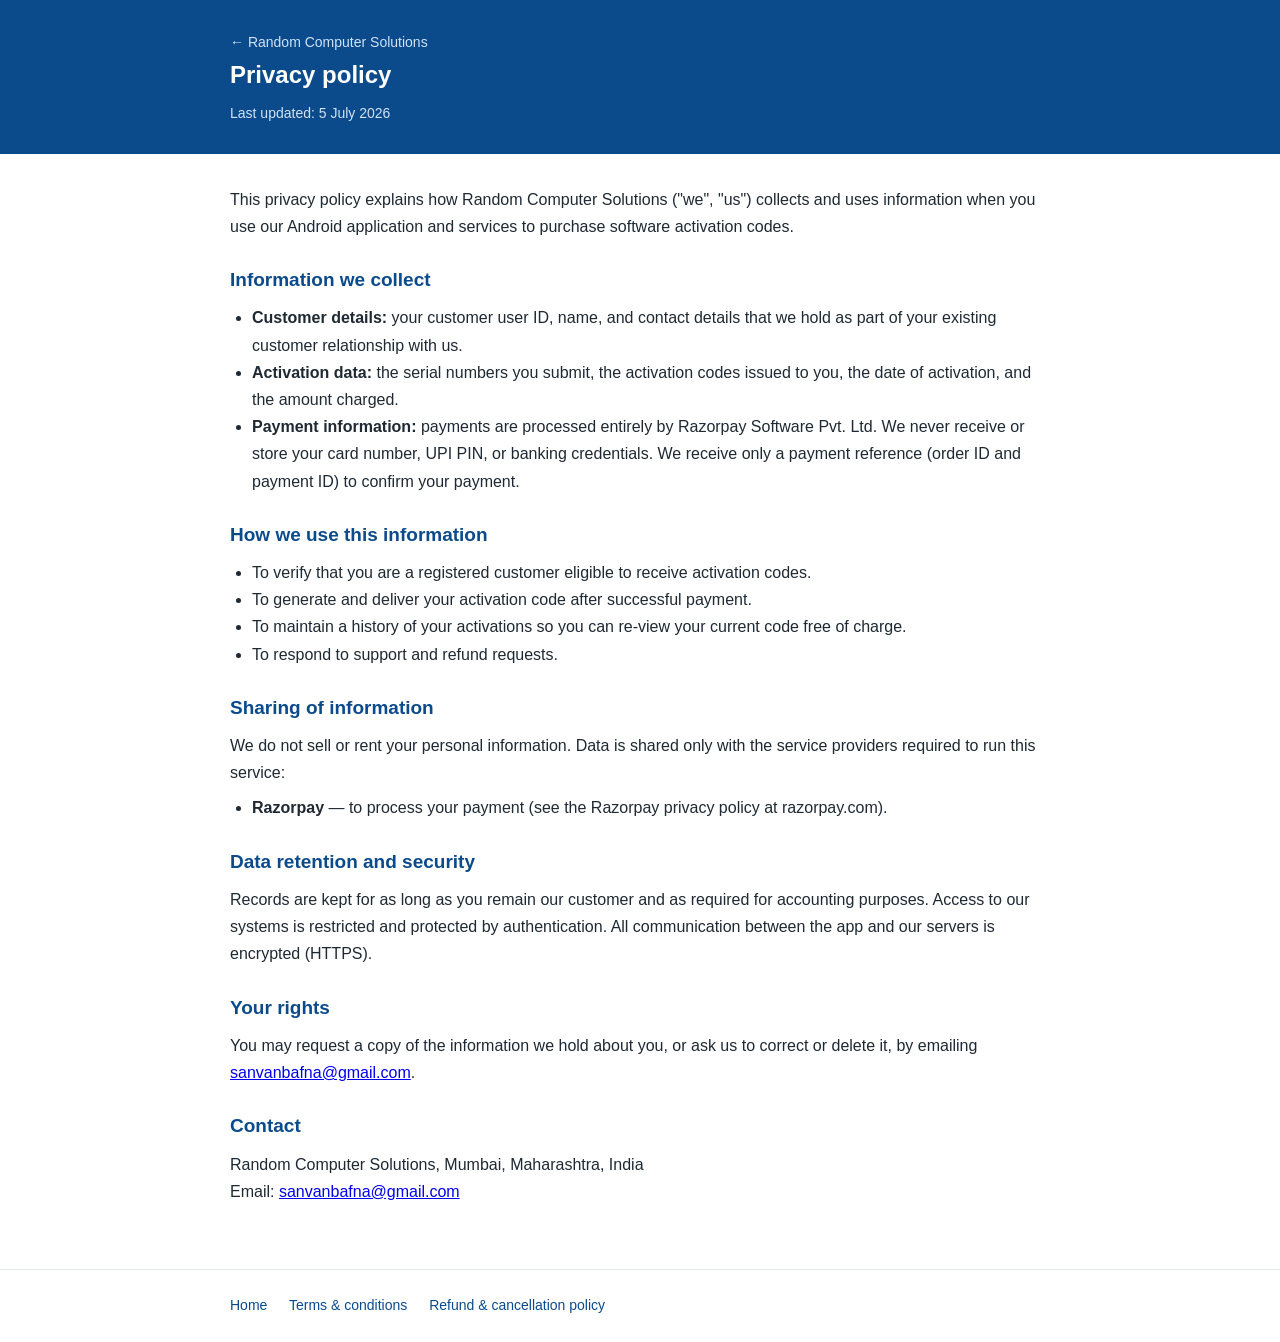
<file: activation/privacy.html>
<!DOCTYPE html>
<html lang="en">
<head>
<meta charset="UTF-8">
<meta name="viewport" content="width=device-width, initial-scale=1.0">
<title>Privacy Policy — Random Computer Solutions</title>
<style>
  * { margin: 0; padding: 0; box-sizing: border-box; }
  body { font-family: Segoe UI, Arial, sans-serif; color: #1f2933; line-height: 1.7; }
  .wrap { max-width: 860px; margin: 0 auto; padding: 0 20px; }
  header { background: #0b4a8b; color: #fff; padding: 28px 0; }
  header h1 { font-size: 24px; }
  header a { color: #cfe3f8; font-size: 14px; text-decoration: none; }
  main { padding: 32px 0; }
  h2 { font-size: 19px; margin: 24px 0 8px; color: #0b4a8b; }
  ul { margin: 8px 0 0 22px; }
  footer { padding: 24px 0; font-size: 14px; color: #52606d; border-top: 1px solid #e3e8ee; margin-top: 32px; }
  footer a { color: #0b4a8b; text-decoration: none; margin-right: 18px; }
  .updated { color: #52606d; font-size: 14px; margin-top: 6px; }
</style>
<meta name="description" content="Privacy policy of Random Computer Solutions for the Random™ XP activation code service.">
<link rel="canonical" href="https://randomai.in/activation/privacy.html">
</head>
<body>

<header>
  <div class="wrap">
    <a href="index.html">← Random Computer Solutions</a>
    <h1>Privacy policy</h1>
    <div class="updated" style="color:#cfe3f8;">Last updated: 5 July 2026</div>
  </div>
</header>

<div class="wrap">
<main>

  <p>This privacy policy explains how Random Computer Solutions ("we", "us") collects and uses information when you use our Android application and services to purchase software activation codes.</p>

  <h2>Information we collect</h2>
  <ul>
    <li><strong>Customer details:</strong> your customer user ID, name, and contact details that we hold as part of your existing customer relationship with us.</li>
    <li><strong>Activation data:</strong> the serial numbers you submit, the activation codes issued to you, the date of activation, and the amount charged.</li>
    <li><strong>Payment information:</strong> payments are processed entirely by Razorpay Software Pvt. Ltd. We never receive or store your card number, UPI PIN, or banking credentials. We receive only a payment reference (order ID and payment ID) to confirm your payment.</li>
  </ul>

  <h2>How we use this information</h2>
  <ul>
    <li>To verify that you are a registered customer eligible to receive activation codes.</li>
    <li>To generate and deliver your activation code after successful payment.</li>
    <li>To maintain a history of your activations so you can re-view your current code free of charge.</li>
    <li>To respond to support and refund requests.</li>
  </ul>

  <h2>Sharing of information</h2>
  <p>We do not sell or rent your personal information. Data is shared only with the service providers required to run this service:</p>
  <ul>
    <li><strong>Razorpay</strong> — to process your payment (see the Razorpay privacy policy at razorpay.com).</li>
  </ul>

  <h2>Data retention and security</h2>
  <p>Records are kept for as long as you remain our customer and as required for accounting purposes. Access to our systems is restricted and protected by authentication. All communication between the app and our servers is encrypted (HTTPS).</p>

  <h2>Your rights</h2>
  <p>You may request a copy of the information we hold about you, or ask us to correct or delete it, by emailing <a href="mailto:sanvanbafna@gmail.com">sanvanbafna@gmail.com</a>.</p>

  <h2>Contact</h2>
  <p>Random Computer Solutions, Mumbai, Maharashtra, India<br>
  Email: <a href="mailto:sanvanbafna@gmail.com">sanvanbafna@gmail.com</a></p>

</main>
</div>

<footer>
  <div class="wrap">
    <a href="index.html">Home</a>
    <a href="terms.html">Terms &amp; conditions</a>
    <a href="refunds.html">Refund &amp; cancellation policy</a>
  </div>
</footer>

<script src="../assets/count.js" defer></script>
</body>
</html>
</file>
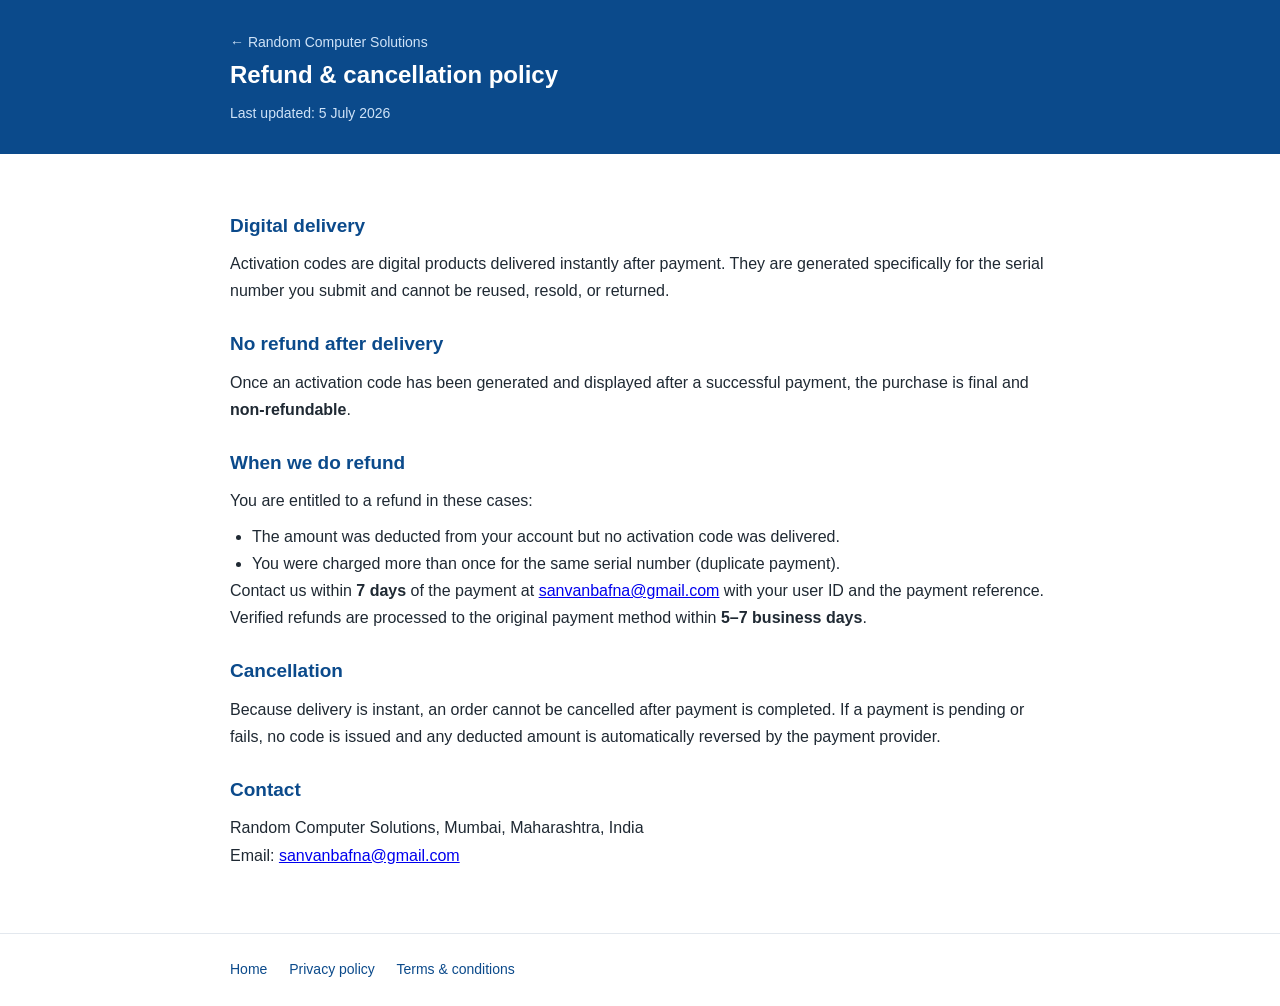
<file: activation/refunds.html>
<!DOCTYPE html>
<html lang="en">
<head>
<meta charset="UTF-8">
<meta name="viewport" content="width=device-width, initial-scale=1.0">
<title>Refund &amp; Cancellation Policy — Random Computer Solutions</title>
<style>
  * { margin: 0; padding: 0; box-sizing: border-box; }
  body { font-family: Segoe UI, Arial, sans-serif; color: #1f2933; line-height: 1.7; }
  .wrap { max-width: 860px; margin: 0 auto; padding: 0 20px; }
  header { background: #0b4a8b; color: #fff; padding: 28px 0; }
  header h1 { font-size: 24px; }
  header a { color: #cfe3f8; font-size: 14px; text-decoration: none; }
  main { padding: 32px 0; }
  h2 { font-size: 19px; margin: 24px 0 8px; color: #0b4a8b; }
  ul { margin: 8px 0 0 22px; }
  footer { padding: 24px 0; font-size: 14px; color: #52606d; border-top: 1px solid #e3e8ee; margin-top: 32px; }
  footer a { color: #0b4a8b; text-decoration: none; margin-right: 18px; }
  .updated { color: #cfe3f8; font-size: 14px; margin-top: 6px; }
</style>
<meta name="description" content="Refund and cancellation policy of Random Computer Solutions for Random™ XP activation codes.">
<link rel="canonical" href="https://randomai.in/activation/refunds.html">
</head>
<body>

<header>
  <div class="wrap">
    <a href="index.html">← Random Computer Solutions</a>
    <h1>Refund &amp; cancellation policy</h1>
    <div class="updated">Last updated: 5 July 2026</div>
  </div>
</header>

<div class="wrap">
<main>

  <h2>Digital delivery</h2>
  <p>Activation codes are digital products delivered instantly after payment. They are generated specifically for the serial number you submit and cannot be reused, resold, or returned.</p>

  <h2>No refund after delivery</h2>
  <p>Once an activation code has been generated and displayed after a successful payment, the purchase is final and <strong>non-refundable</strong>.</p>

  <h2>When we do refund</h2>
  <p>You are entitled to a refund in these cases:</p>
  <ul>
    <li>The amount was deducted from your account but no activation code was delivered.</li>
    <li>You were charged more than once for the same serial number (duplicate payment).</li>
  </ul>
  <p>Contact us within <strong>7 days</strong> of the payment at <a href="mailto:sanvanbafna@gmail.com">sanvanbafna@gmail.com</a> with your user ID and the payment reference. Verified refunds are processed to the original payment method within <strong>5–7 business days</strong>.</p>

  <h2>Cancellation</h2>
  <p>Because delivery is instant, an order cannot be cancelled after payment is completed. If a payment is pending or fails, no code is issued and any deducted amount is automatically reversed by the payment provider.</p>

  <h2>Contact</h2>
  <p>Random Computer Solutions, Mumbai, Maharashtra, India<br>
  Email: <a href="mailto:sanvanbafna@gmail.com">sanvanbafna@gmail.com</a></p>

</main>
</div>

<footer>
  <div class="wrap">
    <a href="index.html">Home</a>
    <a href="privacy.html">Privacy policy</a>
    <a href="terms.html">Terms &amp; conditions</a>
  </div>
</footer>

<script src="../assets/count.js" defer></script>
</body>
</html>
</file>
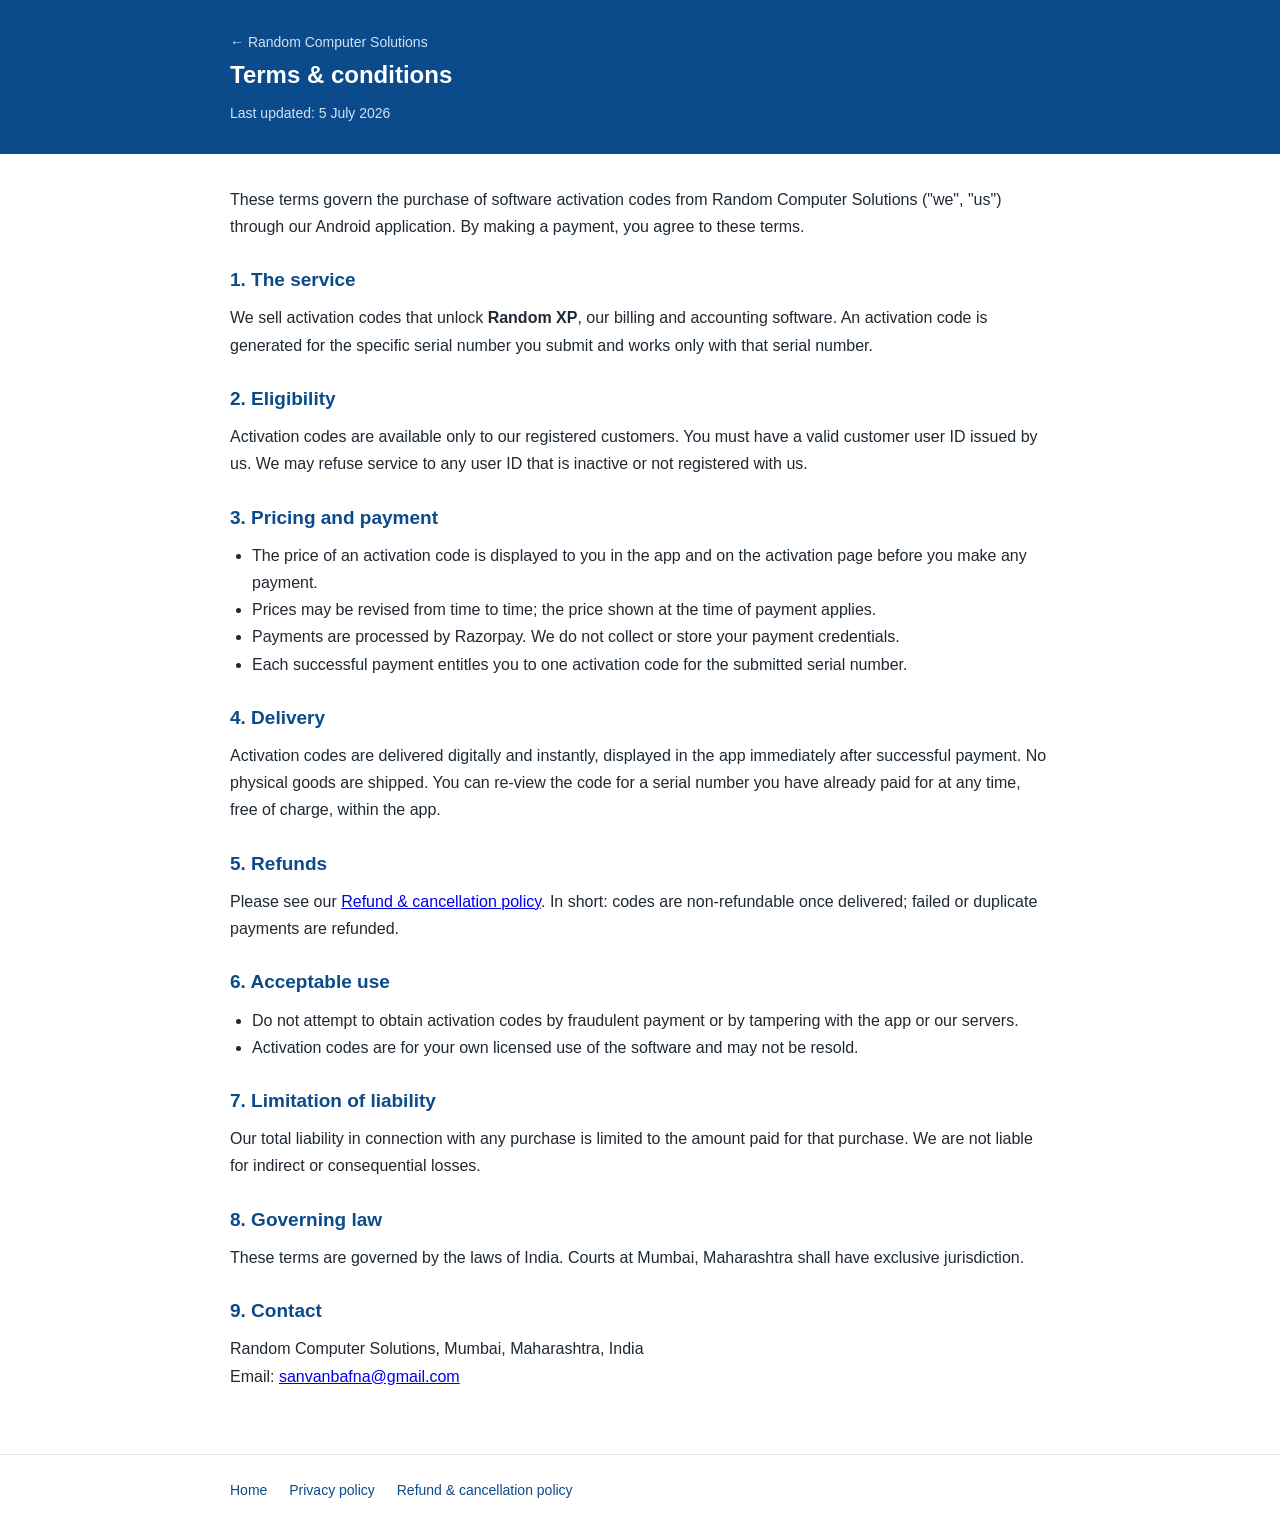
<file: activation/terms.html>
<!DOCTYPE html>
<html lang="en">
<head>
<meta charset="UTF-8">
<meta name="viewport" content="width=device-width, initial-scale=1.0">
<title>Terms &amp; Conditions — Random Computer Solutions</title>
<style>
  * { margin: 0; padding: 0; box-sizing: border-box; }
  body { font-family: Segoe UI, Arial, sans-serif; color: #1f2933; line-height: 1.7; }
  .wrap { max-width: 860px; margin: 0 auto; padding: 0 20px; }
  header { background: #0b4a8b; color: #fff; padding: 28px 0; }
  header h1 { font-size: 24px; }
  header a { color: #cfe3f8; font-size: 14px; text-decoration: none; }
  main { padding: 32px 0; }
  h2 { font-size: 19px; margin: 24px 0 8px; color: #0b4a8b; }
  ul { margin: 8px 0 0 22px; }
  footer { padding: 24px 0; font-size: 14px; color: #52606d; border-top: 1px solid #e3e8ee; margin-top: 32px; }
  footer a { color: #0b4a8b; text-decoration: none; margin-right: 18px; }
  .updated { color: #cfe3f8; font-size: 14px; margin-top: 6px; }
</style>
<meta name="description" content="Terms and conditions of Random Computer Solutions for the Random™ XP activation code service.">
<link rel="canonical" href="https://randomai.in/activation/terms.html">
</head>
<body>

<header>
  <div class="wrap">
    <a href="index.html">← Random Computer Solutions</a>
    <h1>Terms &amp; conditions</h1>
    <div class="updated">Last updated: 5 July 2026</div>
  </div>
</header>

<div class="wrap">
<main>

  <p>These terms govern the purchase of software activation codes from Random Computer Solutions ("we", "us") through our Android application. By making a payment, you agree to these terms.</p>

  <h2>1. The service</h2>
  <p>We sell activation codes that unlock <strong>Random XP</strong>, our billing and accounting software. An activation code is generated for the specific serial number you submit and works only with that serial number.</p>

  <h2>2. Eligibility</h2>
  <p>Activation codes are available only to our registered customers. You must have a valid customer user ID issued by us. We may refuse service to any user ID that is inactive or not registered with us.</p>

  <h2>3. Pricing and payment</h2>
  <ul>
    <li>The price of an activation code is displayed to you in the app and on the activation page before you make any payment.</li>
    <li>Prices may be revised from time to time; the price shown at the time of payment applies.</li>
    <li>Payments are processed by Razorpay. We do not collect or store your payment credentials.</li>
    <li>Each successful payment entitles you to one activation code for the submitted serial number.</li>
  </ul>

  <h2>4. Delivery</h2>
  <p>Activation codes are delivered digitally and instantly, displayed in the app immediately after successful payment. No physical goods are shipped. You can re-view the code for a serial number you have already paid for at any time, free of charge, within the app.</p>

  <h2>5. Refunds</h2>
  <p>Please see our <a href="refunds.html">Refund &amp; cancellation policy</a>. In short: codes are non-refundable once delivered; failed or duplicate payments are refunded.</p>

  <h2>6. Acceptable use</h2>
  <ul>
    <li>Do not attempt to obtain activation codes by fraudulent payment or by tampering with the app or our servers.</li>
    <li>Activation codes are for your own licensed use of the software and may not be resold.</li>
  </ul>

  <h2>7. Limitation of liability</h2>
  <p>Our total liability in connection with any purchase is limited to the amount paid for that purchase. We are not liable for indirect or consequential losses.</p>

  <h2>8. Governing law</h2>
  <p>These terms are governed by the laws of India. Courts at Mumbai, Maharashtra shall have exclusive jurisdiction.</p>

  <h2>9. Contact</h2>
  <p>Random Computer Solutions, Mumbai, Maharashtra, India<br>
  Email: <a href="mailto:sanvanbafna@gmail.com">sanvanbafna@gmail.com</a></p>

</main>
</div>

<footer>
  <div class="wrap">
    <a href="index.html">Home</a>
    <a href="privacy.html">Privacy policy</a>
    <a href="refunds.html">Refund &amp; cancellation policy</a>
  </div>
</footer>

<script src="../assets/count.js" defer></script>
</body>
</html>
</file>
<file: assets/style.css>
/* Random AI website, Aurora style */
:root{color-scheme:only light;--bg:#f5faf9;--bg2:#eef6f4;--surface:rgba(255,255,255,.68);--line:rgba(16,80,76,.12);--fg:#10292a;--muted:#4f6b6a;
--accent:#0f8a82;--accent2:#ef8a2a;--accent-ink:#ffffff;--display:"Outfit",system-ui,sans-serif;--body:"DM Sans",system-ui,sans-serif;--radius:22px}
body{background:var(--bg)}
.aurora{position:absolute;inset:-20% -10% auto -10%;height:780px;z-index:-1;filter:blur(70px);opacity:.75;
background:radial-gradient(40% 50% at 20% 30%,#7fe0d6,transparent 70%),radial-gradient(35% 45% at 70% 20%,#ffc58a,transparent 70%),radial-gradient(30% 40% at 55% 60%,#c9b8ff,transparent 70%)}
.window{box-shadow:0 1px 0 rgba(255,255,255,.8) inset,0 30px 70px rgba(15,80,76,.20)}
.card{backdrop-filter:blur(14px);box-shadow:0 10px 30px rgba(15,80,76,.08)}
h1 .ai{background:linear-gradient(90deg,var(--accent),#3cbfa8 45%,var(--accent2));-webkit-background-clip:text;background-clip:text;color:transparent}
*{margin:0;padding:0;box-sizing:border-box}html{scroll-behavior:smooth}
body{font-family:var(--body);color:var(--fg);line-height:1.6;font-size:17px;-webkit-font-smoothing:antialiased;overflow-x:hidden}
img{max-width:100%;display:block}a{color:inherit}
.wrap{max-width:1180px;margin:0 auto;padding-inline:20px}
h1,h2,h3{font-family:var(--display);line-height:1.12;text-wrap:balance}
h1{font-size:clamp(38px,6vw,68px);font-weight:800;letter-spacing:-.02em}
h2{font-size:clamp(28px,4vw,44px);font-weight:700;letter-spacing:-.01em}
h3{font-size:20px;font-weight:700}
.eyebrow{display:inline-flex;align-items:center;gap:8px;font-size:13px;font-weight:700;letter-spacing:.12em;text-transform:uppercase;color:var(--accent)}
.dot{width:8px;height:8px;border-radius:50%;background:var(--accent2);box-shadow:0 0 12px var(--accent2);animation:pulse 2s infinite}
@keyframes pulse{50%{opacity:.35}}
.muted{color:var(--muted)}
header.nav{position:sticky;top:0;z-index:20;backdrop-filter:blur(12px);background:color-mix(in srgb,var(--bg) 78%,transparent);border-bottom:1px solid var(--line)}
header.nav .wrap{display:flex;align-items:center;justify-content:space-between;gap:16px;min-height:68px;flex-wrap:wrap}
.brand{display:flex;align-items:center;gap:10px;text-decoration:none;font-family:var(--display);font-weight:800;font-size:20px}
.brand .chip{display:grid;place-items:center;width:36px;height:36px;border-radius:10px;background:linear-gradient(135deg,var(--accent),var(--accent2));color:var(--accent-ink);font-size:15px;font-weight:800;letter-spacing:.02em}
.nav-links{display:flex;gap:26px;align-items:center;flex-wrap:wrap}.nav-links a{text-decoration:none;font-size:15px;color:var(--muted);font-weight:600}.nav-links a:hover{color:var(--fg)}
.btn{display:inline-flex;align-items:center;gap:10px;border:0;cursor:pointer;font:700 16px var(--body);padding:14px 22px;border-radius:999px;text-decoration:none;transition:transform .15s}
.btn:hover{transform:translateY(-1px)}.btn:focus-visible{outline:3px solid var(--accent2);outline-offset:3px}
.btn-primary{background:var(--accent);color:var(--accent-ink)}
.btn-ghost{background:transparent;color:var(--fg);box-shadow:inset 0 0 0 1.5px var(--line)}
.btn small{font-size:11px;font-weight:700;letter-spacing:.08em;text-transform:uppercase;padding:3px 8px;border-radius:999px;background:color-mix(in srgb,var(--accent2) 22%,transparent);color:var(--accent2)}
.btn-primary small{background:rgba(0,0,0,.18);color:inherit}
.hero{position:relative;padding:72px 0 40px;overflow:hidden}
.hero .wrap{display:grid;grid-template-columns:1fr 1.15fr;gap:48px;align-items:center}
.hero p.lead{font-size:19px;color:var(--muted);margin:20px 0 30px;max-width:34em}
.actions{display:flex;gap:12px;flex-wrap:wrap}
.hero-visual{position:relative;min-width:0}
.window{border-radius:14px;overflow:hidden;background:var(--bg2)}
.window .bar{display:flex;gap:6px;padding:10px 12px;background:color-mix(in srgb,var(--bg2) 70%,var(--fg) 6%)}
.window .bar i{width:10px;height:10px;border-radius:50%;background:var(--line)}
.float{position:absolute;padding:12px 16px;border-radius:14px;background:var(--surface);border:1px solid var(--line);font-size:14px;font-weight:600;display:flex;align-items:center;gap:10px}
.float b{font-family:var(--display);font-size:18px}
.f1{left:-28px;bottom:36px}.f2{right:-18px;top:-22px}
.grid-bg{position:absolute;inset:0;z-index:-1}
.hero .wrap.facts-wrap{display:block}
.facts{display:grid;grid-template-columns:repeat(4,1fr);gap:14px;margin:44px 0 0}
.fact{padding:16px 18px;border-radius:var(--radius);background:var(--surface);border:1px solid var(--line)}
.fact b{display:block;font-family:var(--display);font-size:22px}.fact span{font-size:14px;color:var(--muted)}
section{padding:88px 0}
.split{display:grid;grid-template-columns:1fr 1.4fr;gap:48px;align-items:start}
.features{display:grid;grid-template-columns:1fr 1fr;gap:14px;margin-top:28px}
.card{padding:20px;border-radius:var(--radius);background:var(--surface);border:1px solid var(--line)}
.card p{font-size:15px;color:var(--muted);margin-top:6px}
.kbd{font:700 12px ui-monospace,Consolas,monospace;padding:2px 7px;border-radius:6px;border:1px solid var(--line);background:var(--bg2)}
.tabs{display:flex;gap:8px;flex-wrap:wrap;margin-bottom:14px}
.tab{border:1px solid var(--line);background:transparent;color:var(--muted);font:600 14px var(--body);padding:8px 14px;border-radius:999px;cursor:pointer}
.tab[aria-selected=true]{background:var(--accent);color:var(--accent-ink);border-color:transparent}
.window img{display:block;width:100%;height:auto}
.shot{aspect-ratio:1366/768;object-fit:cover}
.caption{font-size:14px;color:var(--muted);margin-top:10px}
.soon-frame{aspect-ratio:16/10;display:grid;place-items:center;text-align:center;padding:24px;border-radius:14px;border:1.5px dashed var(--line);background:var(--surface)}
.cta{text-align:center;border-radius:28px;padding:56px 24px;background:var(--surface);border:1px solid var(--line)}
.sub-form{display:flex;gap:10px;justify-content:center;flex-wrap:wrap;margin-top:24px}
.sub-form input{min-width:0;width:min(340px,100%);padding:14px 18px;border-radius:999px;border:1.5px solid var(--line);background:var(--bg);color:var(--fg);font:500 16px var(--body)}
footer{padding:36px 0;border-top:1px solid var(--line);font-size:14px;color:var(--muted)}
footer .wrap{display:flex;justify-content:space-between;gap:16px;flex-wrap:wrap}
.toast{position:fixed;left:50%;bottom:28px;transform:translate(-50%,20px);opacity:0;pointer-events:none;transition:.25s;z-index:50;
background:var(--fg);color:var(--bg);padding:14px 20px;border-radius:14px;font-weight:600;max-width:calc(100% - 32px);text-align:center}
.toast.show{opacity:1;transform:translate(-50%,0)}
@media (max-width:900px){.hero .wrap,.split{grid-template-columns:1fr}.facts{grid-template-columns:1fr 1fr}.f1{left:8px}.f2{right:8px}}
@media (max-width:560px){.features{grid-template-columns:1fr}section{padding:64px 0}}
@media (prefers-reduced-motion:reduce){*{animation:none!important;transition:none!important}}
.nav-links a[aria-current=page]{color:var(--fg)}
.hero{isolation:isolate}
.page-hero{padding:64px 0 24px}
.lead-wide{font-size:19px;color:var(--muted);margin:18px 0 28px;max-width:40em}
.features.three{grid-template-columns:repeat(3,1fr)}
.then-now{display:grid;grid-template-columns:1fr 1fr;gap:24px;margin-top:28px}
.then-now figure{padding:14px;border-radius:var(--radius);background:var(--surface);border:1px solid var(--line)}
.then-now img{border-radius:10px;width:100%;height:auto}
.then-now figcaption{text-align:center;font-size:14px;color:var(--muted);margin-top:10px}
.note{margin-top:18px;font-size:15px;color:var(--muted)}
footer a{color:var(--muted);margin-left:16px}
@media (max-width:900px){.features.three{grid-template-columns:1fr 1fr}.then-now{grid-template-columns:1fr}}
@media (max-width:560px){.features.three{grid-template-columns:1fr}}

.story p{color:var(--muted);font-size:18px;margin-bottom:16px}
.timeline{display:grid;grid-template-columns:repeat(auto-fit,minmax(190px,1fr));gap:14px;margin-top:28px}
.timeline .eyebrow{margin-bottom:8px}
.tm-note{flex-basis:100%;font-size:12px;margin-top:4px}
@media (max-width:900px){.timeline{grid-template-columns:1fr}}
.tm{font-size:.5em;line-height:0;vertical-align:super;margin-left:1px;font-weight:600}
.brand .logo{height:30px;width:auto}
.logo-foot{height:22px;width:auto;flex-basis:100%;max-width:74px}
.logo-big{width:min(280px,80%);height:auto;margin-top:28px}
.nav-links{margin-left:auto}
@media (max-width:760px){
  header.nav .wrap{min-height:0;padding-top:10px;padding-bottom:0;gap:10px 12px}
  .nav-cta{padding:10px 16px;font-size:15px}
  .nav-links{order:3;width:100%;margin-left:0;gap:6px;flex-wrap:nowrap;overflow-x:auto;padding-bottom:10px;scrollbar-width:none}
  .nav-links::-webkit-scrollbar{display:none}
  .nav-links a{white-space:nowrap;padding:6px 10px;border-radius:999px;border:1px solid var(--line);background:var(--surface);color:var(--fg);font-size:13px}
  .nav-links a[aria-current=page]{background:var(--accent);color:var(--accent-ink);border-color:transparent}
}
.phones{display:flex;gap:18px;justify-content:center}
.phones img{width:min(220px,44%);height:auto;border-radius:26px;border:6px solid #10292a;box-shadow:0 24px 60px rgba(15,80,76,.22)}
.phones img:last-child{margin-top:48px}
.steps{display:grid;grid-template-columns:repeat(4,1fr);gap:14px;margin-top:28px}
.step-no{display:grid;place-items:center;width:34px;height:34px;border-radius:50%;background:var(--accent);color:var(--accent-ink);font-weight:700;margin-bottom:10px}
@media (max-width:900px){.steps{grid-template-columns:1fr 1fr}}
@media (max-width:560px){.steps{grid-template-columns:1fr}}
.eyebrow .tm{margin-left:-8px}
</file>
